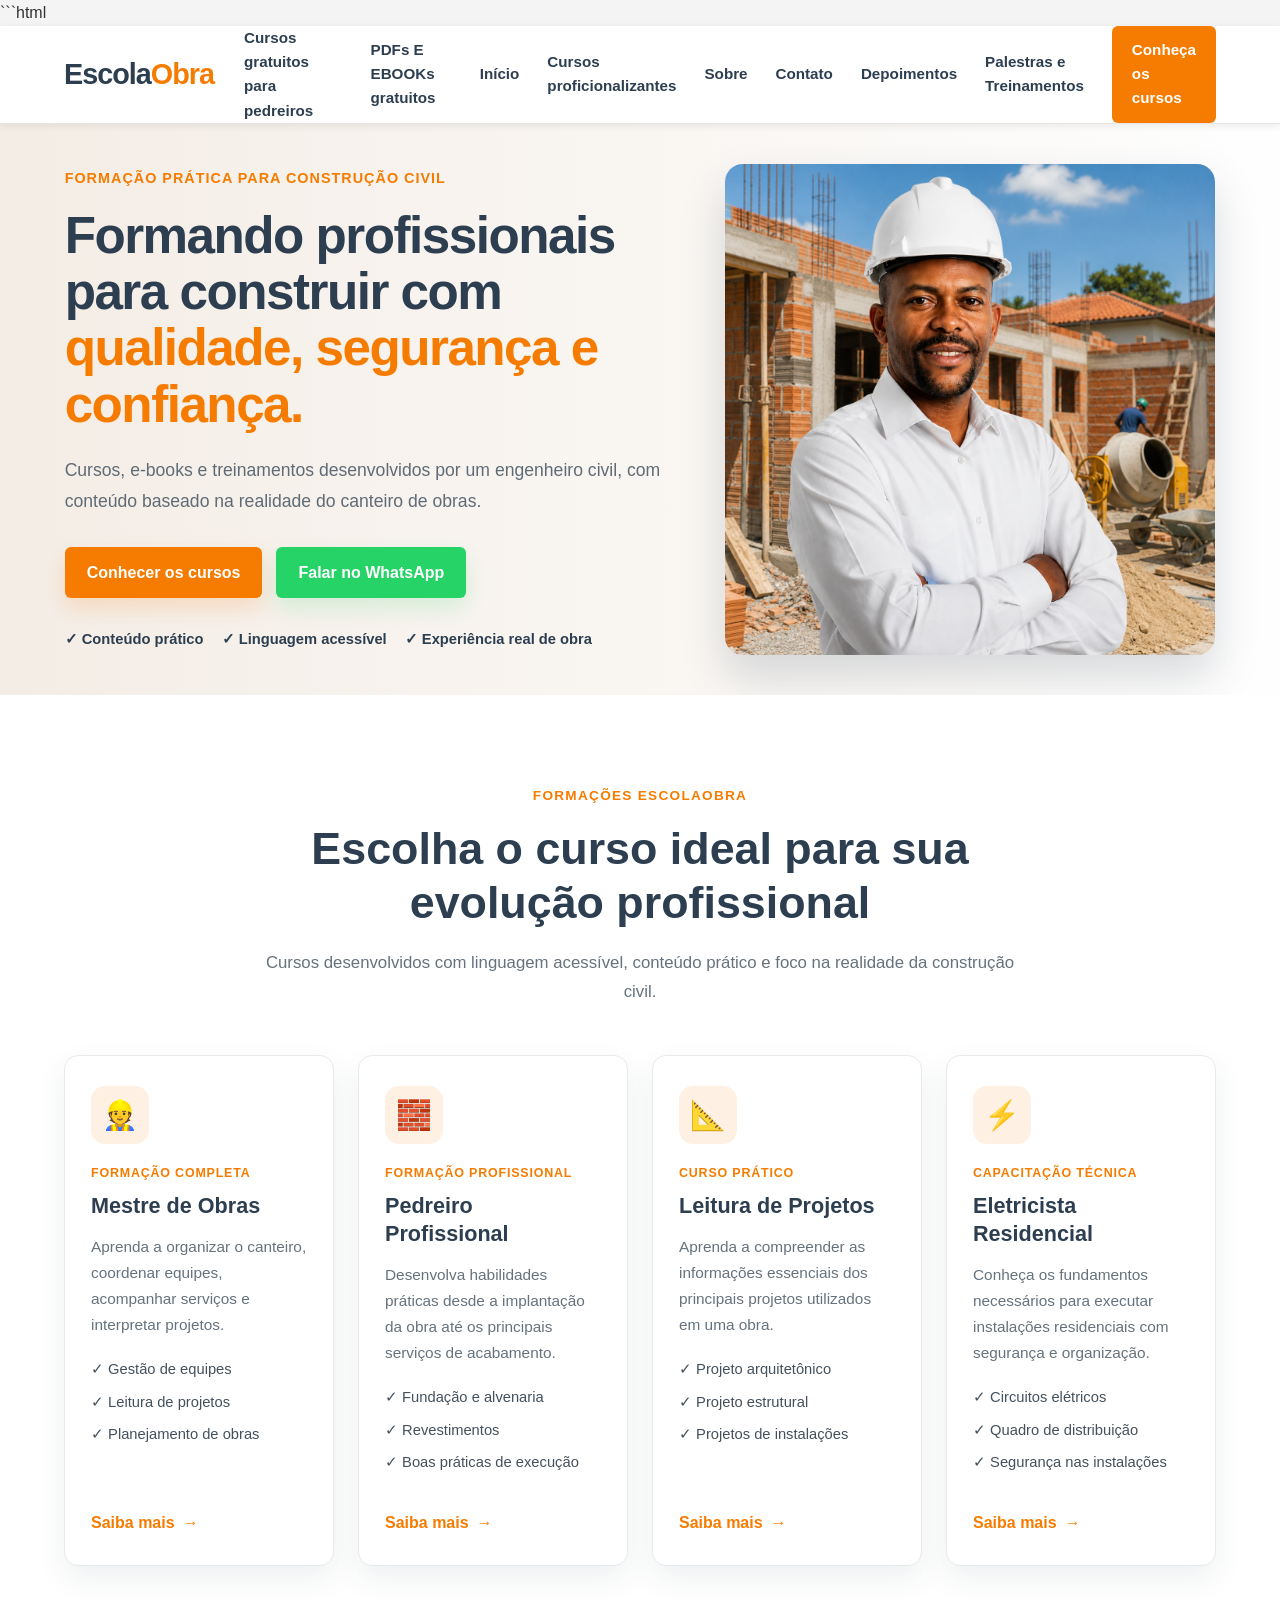
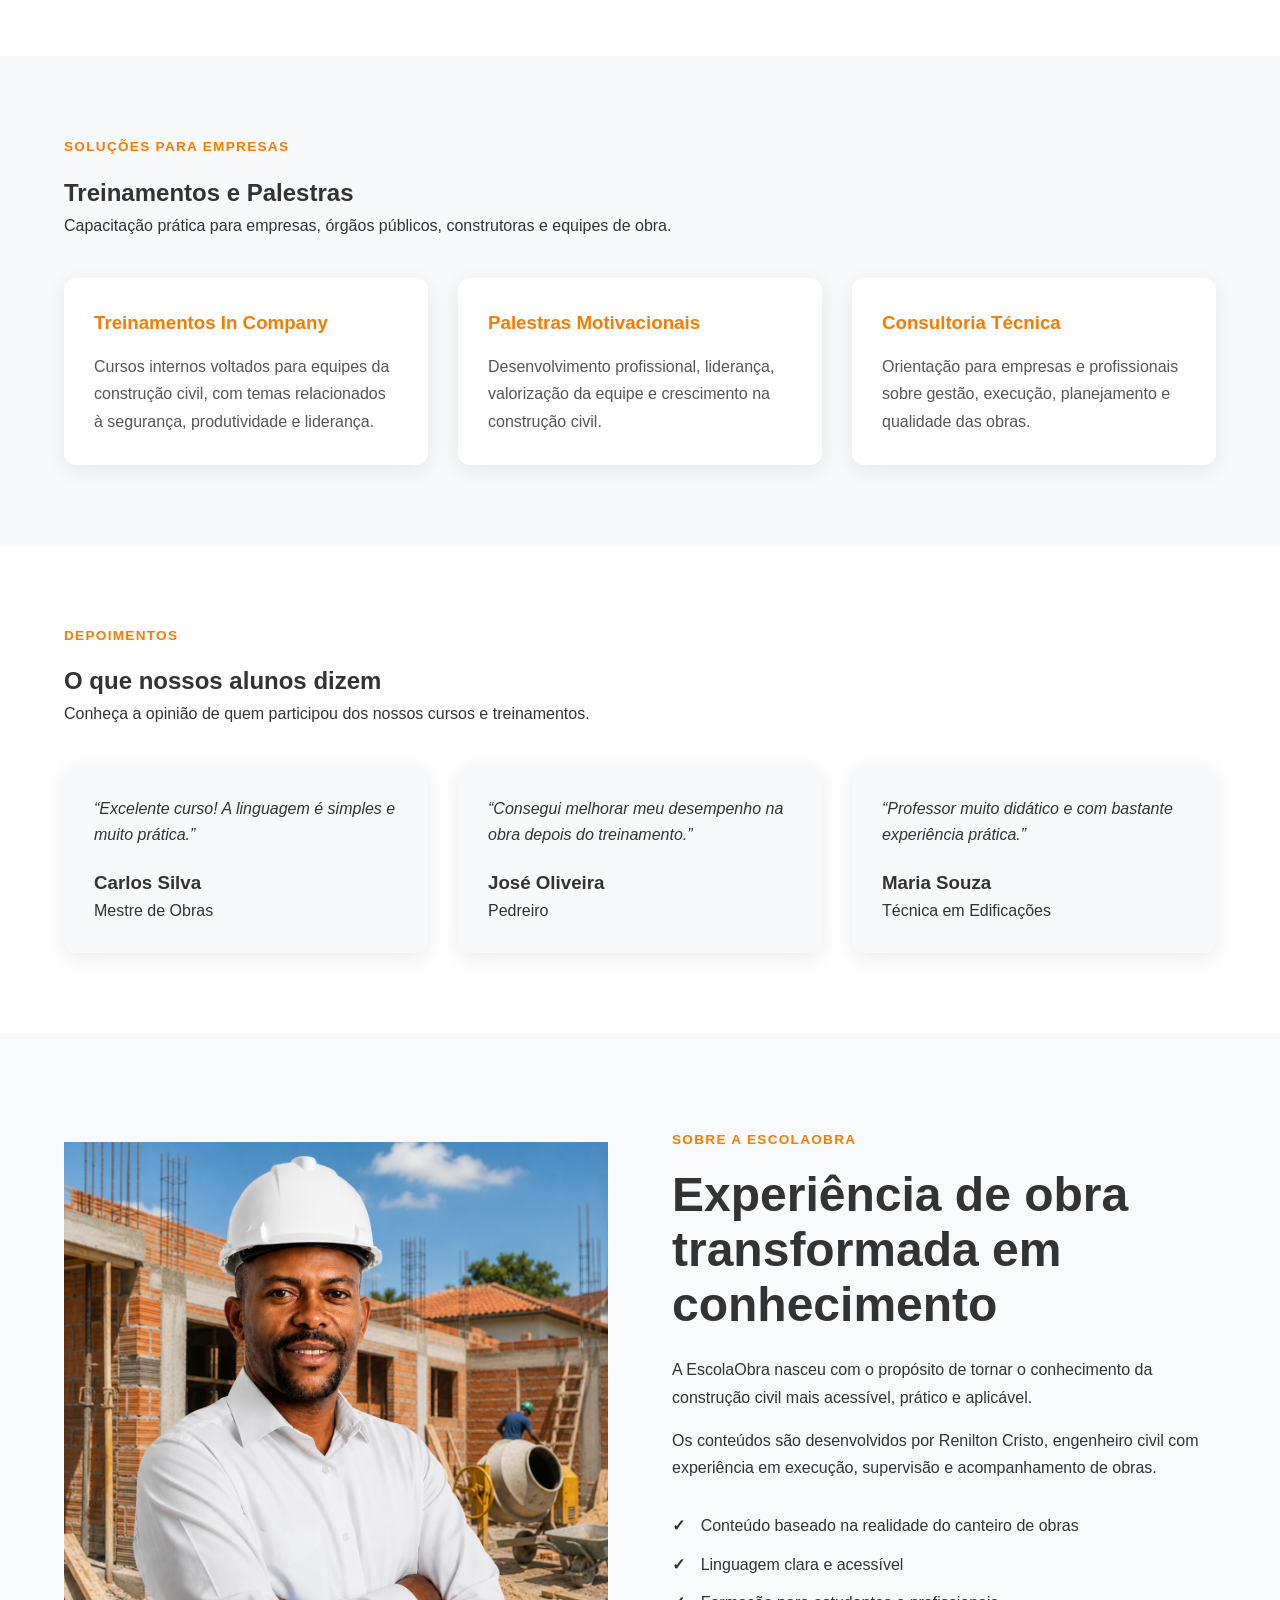
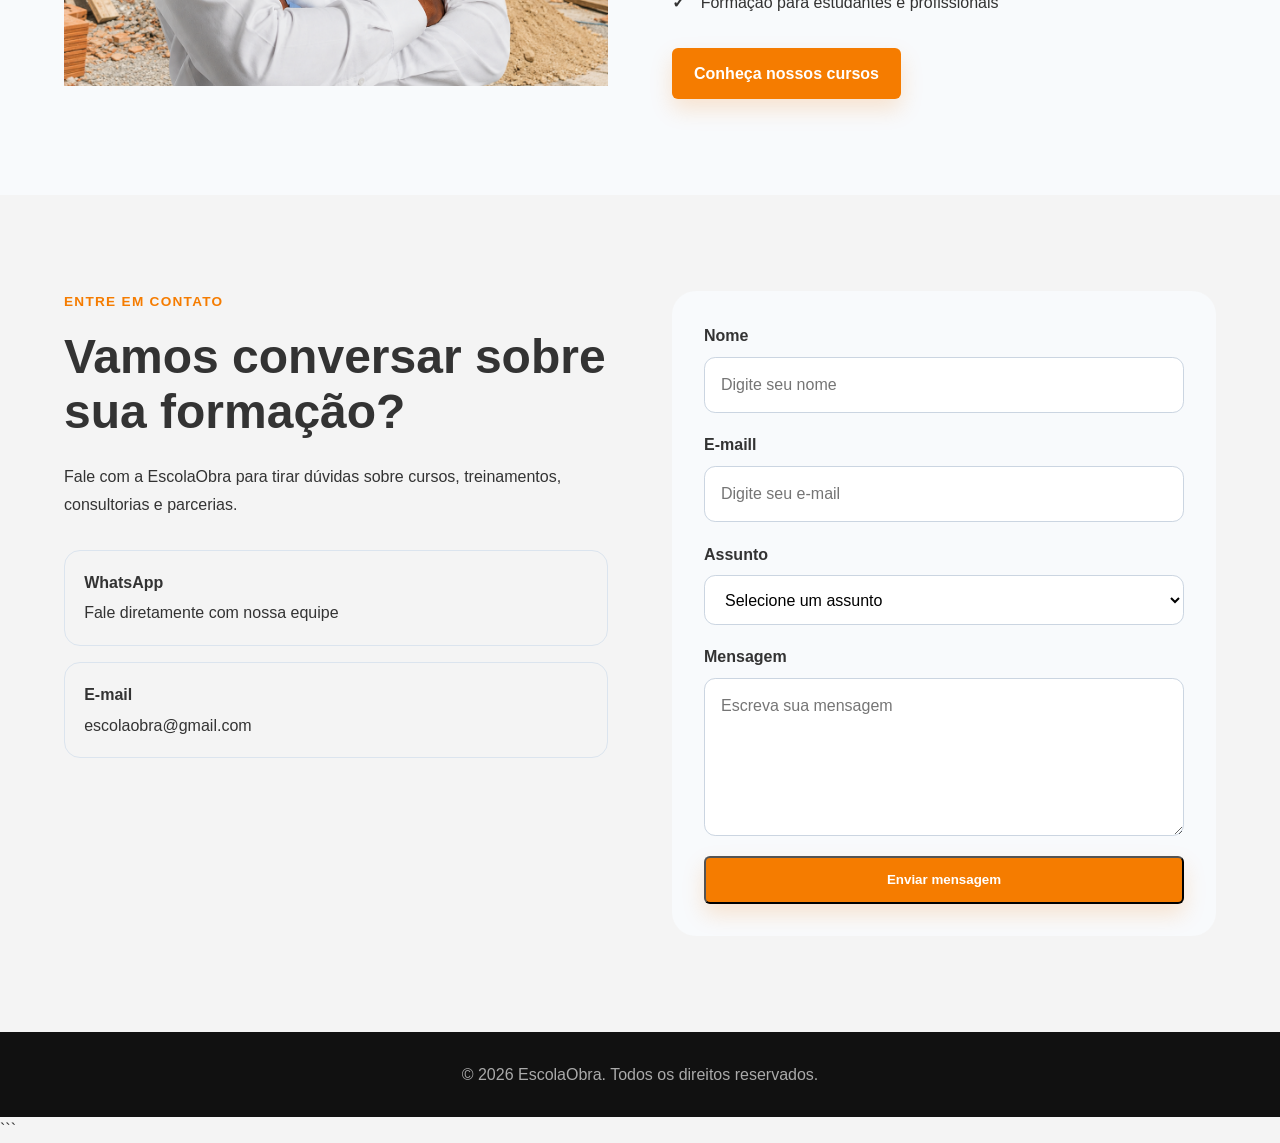
<file: index.html>
```html
<!DOCTYPE html>
<html lang="pt-BR">

<head>
    <meta charset="UTF-8">

    <meta
        name="viewport"
        content="width=device-width, initial-scale=1.0"
    >

    <meta
        name="description"
        content="Cursos, treinamentos e consultorias para profissionais da construção civil."
    >

    <title>EscolaObra | Formação para Construção Civil</title>

    <link rel="stylesheet" href="./css/style.css">
</head>

<body>

    <!-- CABEÇALHO -->
    <header class="cabecalho">
        <div class="container cabecalho-conteudo">

            <a
                href="./index.html"
                class="logo"
                aria-label="Página inicial da EscolaObra"
            >
                <span class="logo-escola">Escola</span>
                <span class="logo-obra">Obra</span>
            </a>

            <button
                class="botao-menu"
                id="botaoMenu"
                type="button"
                aria-label="Abrir menu"
                aria-expanded="false"
                aria-controls="menu"
            >
                ☰
            </button>

            <nav
                class="menu"
                id="menu"
                aria-label="Menu principal"
            >
            
                <a href="./curso-gratis.html">Cursos gratuitos para pedreiros</a>
                <a href="./pdfs-gratis.html">PDFs E EBOOKs gratuitos</a>
                <a href="#inicio">Início</a>
                <a href="./cursos.html">Cursos proficionalizantes</a>
                <a href="#sobre">Sobre</a>
                <a href="#contato">Contato</a>
                <a href="#depoimentos">Depoimentos</a>
                <a href="#palestras">Palestras e Treinamentos</a>

                <a
                    href="./cursos.html"
                    class="botao-cursos"
                >   Conheça os cursos
                </a>
            </nav>

        </div>
    </header>

    <!-- CONTEÚDO PRINCIPAL -->
    <main>

        <!-- SEÇÃO PRINCIPAL -->
        <section
            class="hero"
            id="inicio"
        >
            <div class="container hero-conteudo">

                <div class="hero-texto">

                    <span class="hero-etiqueta">
                        Formação prática para construção civil
                    </span>

                    <h1>
                        Formando profissionais para construir com
                        <span>
                            qualidade, segurança e confiança.
                        </span>
                    </h1>

                    <p>
                        Cursos, e-books e treinamentos desenvolvidos
                        por um engenheiro civil, com conteúdo baseado
                        na realidade do canteiro de obras.
                    </p>

                    <div class="hero-botoes">

                        <a
                            href="./cursos.html"
                            class="botao botao-principal"
                        >
                            Conhecer os cursos
                        </a>

                        <a
                            href="https://wa.me/5563999570763"
                            class="botao botao-whatsapp"
                            target="_blank"
                            rel="noopener noreferrer"
                        >
                            Falar no WhatsApp
                        </a>

                    </div>

                    <div class="hero-destaques">
                        <span>✓ Conteúdo prático</span>
                        <span>✓ Linguagem acessível</span>
                        <span>✓ Experiência real de obra</span>
                    </div>

                </div>

                <div class="hero-imagem">
                    <img
                        src="./img/escolaobra.Jpg"
                        alt="Renilton Cristo, engenheiro civil e fundador da EscolaObra"
                        class="foto-hero"
                    >
                </div>

            </div>
        </section>

        <!-- CURSOS -->
        <section
            class="cursos"
            id="cursos"
        >
            <div class="container">

                <div class="secao-cabecalho">

                    <span class="secao-etiqueta">
                        Formações EscolaObra
                    </span>

                    <h2>
                        Escolha o curso ideal para sua evolução profissional
                    </h2>

                    <p>
                        Cursos desenvolvidos com linguagem acessível,
                        conteúdo prático e foco na realidade da
                        construção civil.
                    </p>

                </div>

                <div class="grade-cursos">

                    <!-- CURSO 1 -->
                    <article class="cartao-curso">

                        <div
                            class="curso-icone"
                            aria-hidden="true"
                        >
                            👷
                        </div>

                        <span class="curso-categoria">
                            Formação completa
                        </span>

                        <h3>Mestre de Obras</h3>

                        <p>
                            Aprenda a organizar o canteiro,
                            coordenar equipes, acompanhar serviços
                            e interpretar projetos.
                        </p>

                        <ul class="curso-topicos">
                            <li>✓ Gestão de equipes</li>
                            <li>✓ Leitura de projetos</li>
                            <li>✓ Planejamento de obras</li>
                        </ul>

                        <a
                            href="#contato"
                            class="curso-link"
                        >
                            Saiba mais
                            <span aria-hidden="true">→</span>
                        </a>

                    </article>

                    <!-- CURSO 2 -->
                    <article class="cartao-curso">

                        <div
                            class="curso-icone"
                            aria-hidden="true"
                        >
                            🧱
                        </div>

                        <span class="curso-categoria">
                            Formação profissional
                        </span>

                        <h3>Pedreiro Profissional</h3>

                        <p>
                            Desenvolva habilidades práticas desde
                            a implantação da obra até os principais
                            serviços de acabamento.
                        </p>

                        <ul class="curso-topicos">
                            <li>✓ Fundação e alvenaria</li>
                            <li>✓ Revestimentos</li>
                            <li>✓ Boas práticas de execução</li>
                        </ul>

                        <a
                            href="#contato"
                            class="curso-link"
                        >
                            Saiba mais
                            <span aria-hidden="true">→</span>
                        </a>

                    </article>

                    <!-- CURSO 3 -->
                    <article class="cartao-curso">

                        <div
                            class="curso-icone"
                            aria-hidden="true"
                        >
                            📐
                        </div>

                        <span class="curso-categoria">
                            Curso prático
                        </span>

                        <h3>Leitura de Projetos</h3>

                        <p>
                            Aprenda a compreender as informações
                            essenciais dos principais projetos
                            utilizados em uma obra.
                        </p>

                        <ul class="curso-topicos">
                            <li>✓ Projeto arquitetônico</li>
                            <li>✓ Projeto estrutural</li>
                            <li>✓ Projetos de instalações</li>
                        </ul>

                        <a
                            href="#contato"
                            class="curso-link"
                        >
                            Saiba mais
                            <span aria-hidden="true">→</span>
                        </a>

                    </article>

                    <!-- CURSO 4 -->
                    <article class="cartao-curso">

                        <div
                            class="curso-icone"
                            aria-hidden="true"
                        >
                            ⚡
                        </div>

                        <span class="curso-categoria">
                            Capacitação técnica
                        </span>

                        <h3>Eletricista Residencial</h3>

                        <p>
                            Conheça os fundamentos necessários
                            para executar instalações residenciais
                            com segurança e organização.
                        </p>

                        <ul class="curso-topicos">
                            <li>✓ Circuitos elétricos</li>
                            <li>✓ Quadro de distribuição</li>
                            <li>✓ Segurança nas instalações</li>
                        </ul>

                        <a
                            href="#contato"
                            class="curso-link"
                        >
                            Saiba mais
                            <span aria-hidden="true">→</span>
                        </a>

                    </article>

                </div>

            </div>
        </section>

        <!-- PALESTRAS E TREINAMENTOS -->
        <section
            class="palestras"
            id="palestras"
        >
            <div class="container">

                <div class="titulo-secao">

                    <span class="secao-etiqueta">
                        Soluções para empresas
                    </span>

                    <h2>Treinamentos e Palestras</h2>

                    <p>
                        Capacitação prática para empresas, órgãos públicos,
                        construtoras e equipes de obra.
                    </p>

                </div>

                <div class="cards-palestras">

                    <article class="card-palestra">

                        <h3>Treinamentos In Company</h3>

                        <p>
                            Cursos internos voltados para equipes da construção
                            civil, com temas relacionados à segurança,
                            produtividade e liderança.
                        </p>

                    </article>

                    <article class="card-palestra">

                        <h3>Palestras Motivacionais</h3>

                        <p>
                            Desenvolvimento profissional, liderança,
                            valorização da equipe e crescimento
                            na construção civil.
                        </p>

                    </article>

                    <article class="card-palestra">

                        <h3>Consultoria Técnica</h3>

                        <p>
                            Orientação para empresas e profissionais
                            sobre gestão, execução, planejamento
                            e qualidade das obras.
                        </p>

                    </article>

                </div>

            </div>
        </section>

        <!-- DEPOIMENTOS -->
        <section
            class="depoimentos"
            id="depoimentos"
        >
            <div class="container">

                <div class="titulo-secao">

                    <span class="secao-etiqueta">
                        Depoimentos
                    </span>

                    <h2>O que nossos alunos dizem</h2>

                    <p>
                        Conheça a opinião de quem participou
                        dos nossos cursos e treinamentos.
                    </p>

                </div>

                <div class="cards-depoimentos">

                    <article class="card-depoimento">

                        <p class="texto">
                            “Excelente curso! A linguagem é simples
                            e muito prática.”
                        </p>

                        <h3>Carlos Silva</h3>

                        <span>Mestre de Obras</span>

                    </article>

                    <article class="card-depoimento">

                        <p class="texto">
                            “Consegui melhorar meu desempenho na obra
                            depois do treinamento.”
                        </p>

                        <h3>José Oliveira</h3>

                        <span>Pedreiro</span>

                    </article>

                    <article class="card-depoimento">

                        <p class="texto">
                            “Professor muito didático e com bastante
                            experiência prática.”
                        </p>

                        <h3>Maria Souza</h3>

                        <span>Técnica em Edificações</span>

                    </article>

                </div>

            </div>
        </section>

        <!-- SOBRE A ESCOLAOBRA -->
        <section
            class="sobre"
            id="sobre"
        >
            <div class="container sobre-conteudo">

                <div class="sobre-imagem">

                    <img
                        src="./img/escolaobra.Jpg"
                        alt="Renilton Cristo durante uma atividade profissional da EscolaObra"
                        class="foto-hero"
                        loading="lazy"
                    >

                </div>

                <div class="sobre-texto">

                    <span class="secao-etiqueta">
                        Sobre a EscolaObra
                    </span>

                    <h2>
                        Experiência de obra transformada em conhecimento
                    </h2>

                    <p>
                        A EscolaObra nasceu com o propósito de tornar
                        o conhecimento da construção civil mais acessível,
                        prático e aplicável.
                    </p>

                    <p>
                        Os conteúdos são desenvolvidos por Renilton Cristo,
                        engenheiro civil com experiência em execução,
                        supervisão e acompanhamento de obras.
                    </p>

                    <ul class="sobre-destaques">
                        <li>
                            Conteúdo baseado na realidade do canteiro de obras
                        </li>

                        <li>
                            Linguagem clara e acessível
                        </li>

                        <li>
                            Formação para estudantes e profissionais
                        </li>
                    </ul>

                    <a
                        href="./cursos.html"
                        class="botao botao-principal"
                    >
                        Conheça nossos cursos
                    </a>

                </div>

            </div>
        </section>

        <!-- CONTATO -->
        <section
            class="contato"
            id="contato"
        >
            <div class="container contato-conteudo">

                <div class="contato-informacoes">

                    <span class="secao-etiqueta">
                        Entre em contato
                    </span>

                    <h2>
                        Vamos conversar sobre sua formação?
                    </h2>

                    <p>
                        Fale com a EscolaObra para tirar dúvidas sobre
                        cursos, treinamentos, consultorias e parcerias.
                    </p>

                    <div class="contato-canais">

                        <a
                            href="https://wa.me/5563999570763"
                            class="contato-canal"
                            target="_blank"
                            rel="noopener noreferrer"
                        >
                            <span class="contato-canal-titulo">
                                WhatsApp
                            </span>

                            <span>
                                Fale diretamente com nossa equipe
                            </span>
                        </a>

                        <a
                            href="mailto:escolaobra@gmail.com"
                            class="contato-canal"
                        >
                            <span class="contato-canal-titulo">
                                E-mail
                            </span>

                            <span>
                                escolaobra@gmail.com
                            </span>
                        </a>

                    </div>

                </div>

                <form
                    class="formulario-contato"
                    id="formularioContato"
                >

                    <div class="campo-formulario">

                        <label for="nome">
                            Nome
                        </label>

                        <input
                            type="text"
                            id="nome"
                            name="nome"
                            placeholder="Digite seu nome"
                            autocomplete="name"
                            required
                        >

                    </div>

                    <div class="campo-formulario">

                        <label for="email">
                            E-maill
                        </label>

                        <input
                            type="email"
                            id="email"
                            name="email"
                            placeholder="Digite seu e-mail"
                            autocomplete="email"
                            required
                        >

                    </div>

                    <div class="campo-formulario">

                        <label for="assunto">
                            Assunto
                        </label>

                        <select
                            id="assunto"
                            name="assunto"
                            required
                        >
                            <option value="">
                                Selecione um assunto
                            </option>

                            <option value="curso">
                                Informações sobre cursos
                            </option>

                            <option value="treinamento">
                                Palestras e treinamentos
                            </option>

                            <option value="consultoria">
                                Consultoria de obra
                            </option>

                            <option value="parceria">
                                Parcerias
                            </option>

                            <option value="outro">
                                Outro assunto
                            </option>
                        </select>

                    </div>

                    <div class="campo-formulario">

                        <label for="mensagem">
                            Mensagem
                        </label>

                        <textarea
                            id="mensagem"
                            name="mensagem"
                            rows="5"
                            placeholder="Escreva sua mensagem"
                            required
                        ></textarea>

                    </div>

                    <button
                        type="submit"
                        class="botao botao-principal"
                    >
                        Enviar mensagem
                    </button>

                </form>

            </div>
        </section>

    </main>

    <!-- RODAPÉ -->
    <footer class="rodape">
        <div class="container">

            <p>
                © <span id="anoAtual"></span> EscolaObra.
                Todos os direitos reservados.
            </p>

        </div>
    </footer>

    <!-- JAVASCRIPT -->
    <script>
        const botaoMenu = document.getElementById("botaoMenu");
        const menu = document.getElementById("menu");
        const anoAtual = document.getElementById("anoAtual");
        const formularioContato =
            document.getElementById("formularioContato");

        if (anoAtual) {
            anoAtual.textContent = new Date().getFullYear();
        }

        if (botaoMenu && menu) {
            botaoMenu.addEventListener("click", function () {
                const menuEstaAberto =
                    menu.classList.toggle("menu-aberto");

                botaoMenu.setAttribute(
                    "aria-expanded",
                    String(menuEstaAberto)
                );

                botaoMenu.setAttribute(
                    "aria-label",
                    menuEstaAberto
                        ? "Fechar menu"
                        : "Abrir menu"
                );

                botaoMenu.textContent =
                    menuEstaAberto ? "✕" : "☰";
            });

            menu.querySelectorAll("a").forEach(function (link) {
                link.addEventListener("click", function () {
                    menu.classList.remove("menu-aberto");

                    botaoMenu.setAttribute(
                        "aria-expanded",
                        "false"
                    );

                    botaoMenu.setAttribute(
                        "aria-label",
                        "Abrir menu"
                    );

                    botaoMenu.textContent = "☰";
                });
            });
        }

        if (formularioContato) {
            formularioContato.addEventListener(
                "submit",
                function (evento) {
                    evento.preventDefault();

                    const nome =
                        document.getElementById("nome").value.trim();

                    const email =
                        document.getElementById("email").value.trim();

                    const assunto =
                        document.getElementById("assunto").value;

                    const mensagem =
                        document.getElementById("mensagem").value.trim();

                    const textoWhatsApp =
                        "Olá, EscolaObra!" +
                        "\n\nNome: " + nome +
                        "\nE-mail: " + email +
                        "\nAssunto: " + assunto +
                        "\n\nMensagem: " + mensagem;

                    const enderecoWhatsApp =
                        "https://wa.me/5563999570763?text=" +
                        encodeURIComponent(textoWhatsApp);

                    window.open(
                        enderecoWhatsApp,
                        "_blank",
                        "noopener,noreferrer"
                    );
                }
            );
        }
    </script>

</body>

</html>
```
</file>
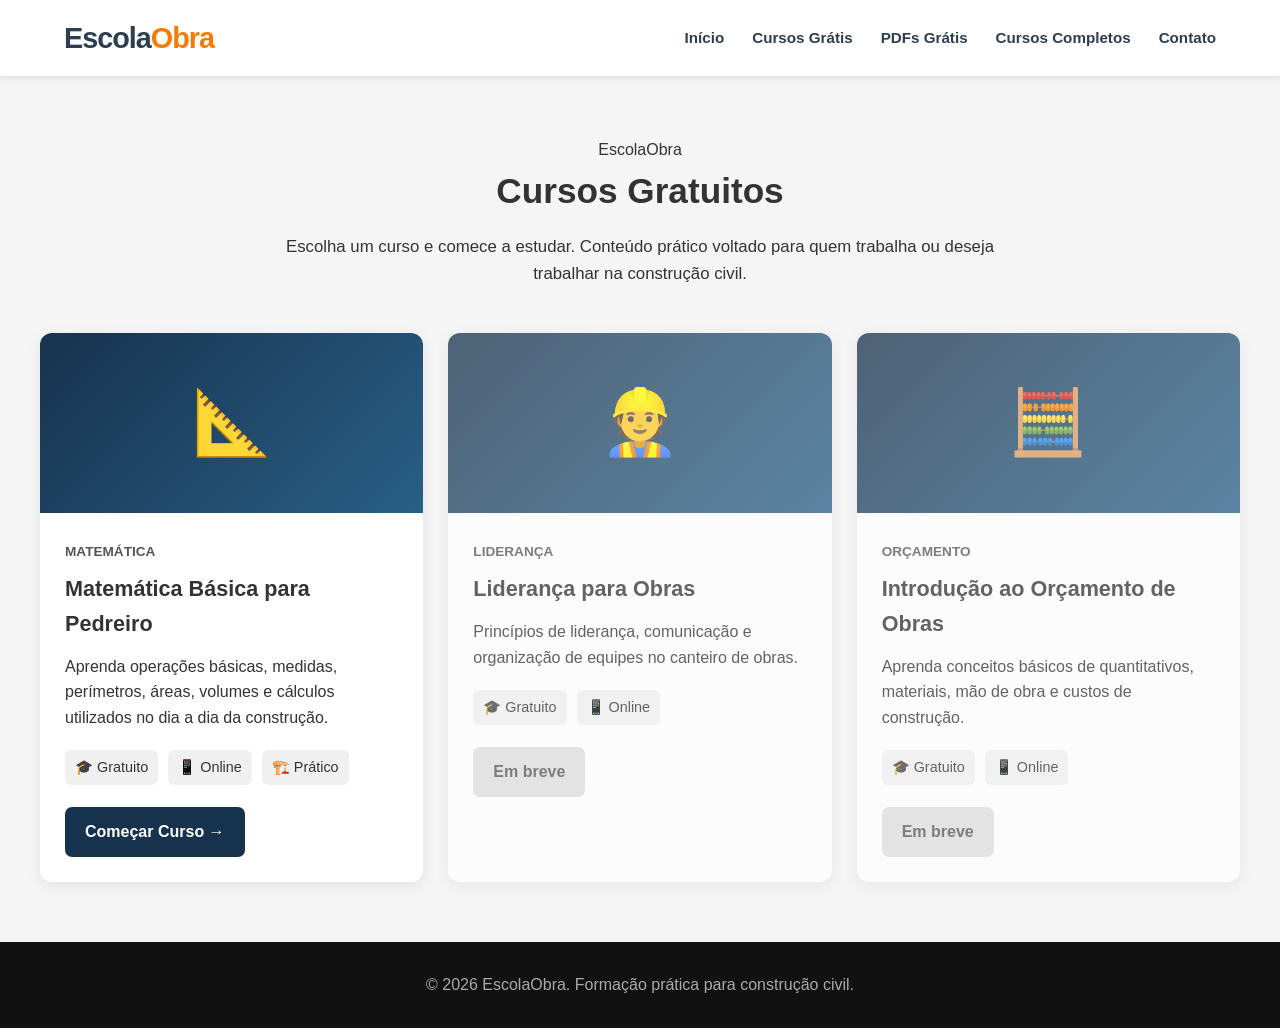
<file: curso-gratis.html>
<!DOCTYPE html>
<html lang="pt-BR">

<head>
    <meta charset="UTF-8">

    <meta name="viewport"
          content="width=device-width, initial-scale=1.0">

    <meta name="description"
          content="Cursos gratuitos de construção civil da EscolaObra.">

    <title>Cursos Gratuitos | EscolaObra</title>

    <!-- CSS principal da EscolaObra -->
    <link rel="stylesheet" href="./css/style.css">

    <style>

        /* =========================
           PÁGINA CURSOS GRATUITOS
        ========================== */

        .pagina-cursos-gratis {
            padding: 60px 20px;
            background: #f5f5f5;
            min-height: 70vh;
        }

        .titulo-cursos-gratis {
            text-align: center;
            max-width: 750px;
            margin: 0 auto 45px;
        }

        .titulo-cursos-gratis h1 {
            margin-bottom: 15px;
            font-size: 2.2rem;
        }

        .titulo-cursos-gratis p {
            font-size: 1.05rem;
            line-height: 1.6;
        }

        .grade-cursos-gratis {
            max-width: 1200px;
            margin: 0 auto;

            display: grid;

            grid-template-columns:
                repeat(auto-fit, minmax(270px, 1fr));

            gap: 25px;
        }

        .cartao-curso-gratis {
            background: white;
            border-radius: 12px;
            overflow: hidden;

            box-shadow:
                0 4px 15px rgba(0, 0, 0, 0.08);

            transition:
                transform 0.3s ease,
                box-shadow 0.3s ease;
        }

        .cartao-curso-gratis:hover {
            transform: translateY(-5px);

            box-shadow:
                0 8px 25px rgba(0, 0, 0, 0.13);
        }

        .capa-curso-gratis {
            min-height: 180px;

            display: flex;
            align-items: center;
            justify-content: center;

            background:
                linear-gradient(
                    135deg,
                    #17324d,
                    #285f87
                );

            color: white;
        }

        .icone-curso {
            font-size: 4rem;
        }

        .conteudo-curso-gratis {
            padding: 25px;
        }

        .categoria-curso {
            display: inline-block;

            margin-bottom: 10px;

            font-size: 0.85rem;
            font-weight: bold;

            color: #555;
        }

        .conteudo-curso-gratis h2 {
            font-size: 1.35rem;
            margin-bottom: 12px;
        }

        .conteudo-curso-gratis p {
            line-height: 1.6;
            margin-bottom: 20px;
        }

        .informacoes-curso {
            display: flex;
            flex-wrap: wrap;
            gap: 10px;

            margin-bottom: 22px;

            font-size: 0.9rem;
        }

        .informacoes-curso span {
            background: #f0f0f0;

            padding: 6px 10px;

            border-radius: 6px;
        }

        .botao-acessar-curso {
            display: inline-block;

            padding: 12px 20px;

            border-radius: 7px;

            text-decoration: none;

            font-weight: bold;

            background: #17324d;
            color: white;

            transition: 0.3s;
        }

        .botao-acessar-curso:hover {
            opacity: 0.9;
        }

        .curso-em-breve {
            opacity: 0.75;
        }

        .botao-em-breve {
            display: inline-block;

            padding: 12px 20px;

            border-radius: 7px;

            background: #ddd;

            color: #555;

            font-weight: bold;
        }

    </style>

</head>


<body>

<!-- =========================
     CABEÇALHO
========================== -->

<header class="cabecalho">

    <div class="container cabecalho-conteudo">

        <a href="./index.html"
           class="logo"
           aria-label="Página inicial da EscolaObra">

            <span class="logo-escola">
                Escola
            </span>

            <span class="logo-obra">
                Obra
            </span>

        </a>


        <nav class="menu">

            <a href="./index.html">
                Início
            </a>

            <a href="./cursos-gratis.html"
               class="ativo">
                Cursos Grátis
            </a>

            <a href="./pdfs-gratis.html">
                PDFs Grátis
            </a>

            <a href="./cursos.html">
                Cursos Completos
            </a>

            <a href="./index.html#contato">
                Contato
            </a>

        </nav>

    </div>

</header>


<!-- =========================
     CONTEÚDO PRINCIPAL
========================== -->

<main>

    <section class="pagina-cursos-gratis">

        <div class="titulo-cursos-gratis">

            <span class="etiqueta">
                EscolaObra
            </span>

            <h1>
                Cursos Gratuitos
            </h1>

            <p>
                Escolha um curso e comece a estudar.
                Conteúdo prático voltado para quem
                trabalha ou deseja trabalhar na
                construção civil.
            </p>

        </div>


        <div class="grade-cursos-gratis">


            <!-- =========================
                 CURSO DE MATEMÁTICA
            ========================== -->

            <article class="cartao-curso-gratis">

                <div class="capa-curso-gratis">

                    <span class="icone-curso">
                        📐
                    </span>

                </div>


                <div class="conteudo-curso-gratis">

                    <span class="categoria-curso">
                        MATEMÁTICA
                    </span>

                    <h2>
                        Matemática Básica para Pedreiro
                    </h2>

                    <p>
                        Aprenda operações básicas,
                        medidas, perímetros, áreas,
                        volumes e cálculos utilizados
                        no dia a dia da construção.
                    </p>


                    <div class="informacoes-curso">

                        <span>
                            🎓 Gratuito
                        </span>

                        <span>
                            📱 Online
                        </span>

                        <span>
                            🏗️ Prático
                        </span>

                    </div>


                    <!--
                        ESTE LINK ENTRA NA PASTA
                        DO CURSO DE MATEMÁTICA
                    -->

                    <a
                        href="./ar-curso-gratis/matematica.html"
                        class="botao-acessar-curso">

                        Começar Curso →

                    </a>

                </div>

            </article>


            <!-- =========================
                 LIDERANÇA PARA OBRAS
                 FUTURO CURSO
            ========================== -->

            <article class="cartao-curso-gratis curso-em-breve">

                <div class="capa-curso-gratis">

                    <span class="icone-curso">
                        👷
                    </span>

                </div>


                <div class="conteudo-curso-gratis">

                    <span class="categoria-curso">
                        LIDERANÇA
                    </span>

                    <h2>
                        Liderança para Obras
                    </h2>

                    <p>
                        Princípios de liderança,
                        comunicação e organização
                        de equipes no canteiro de obras.
                    </p>


                    <div class="informacoes-curso">

                        <span>
                            🎓 Gratuito
                        </span>

                        <span>
                            📱 Online
                        </span>

                    </div>


                    <span class="botao-em-breve">
                        Em breve
                    </span>

                </div>

            </article>


            <!-- =========================
                 ORÇAMENTO DE OBRAS
                 FUTURO CURSO
            ========================== -->

            <article class="cartao-curso-gratis curso-em-breve">

                <div class="capa-curso-gratis">

                    <span class="icone-curso">
                        🧮
                    </span>

                </div>


                <div class="conteudo-curso-gratis">

                    <span class="categoria-curso">
                        ORÇAMENTO
                    </span>

                    <h2>
                        Introdução ao Orçamento de Obras
                    </h2>

                    <p>
                        Aprenda conceitos básicos
                        de quantitativos, materiais,
                        mão de obra e custos de construção.
                    </p>


                    <div class="informacoes-curso">

                        <span>
                            🎓 Gratuito
                        </span>

                        <span>
                            📱 Online
                        </span>

                    </div>


                    <span class="botao-em-breve">
                        Em breve
                    </span>

                </div>

            </article>


        </div>

    </section>

</main>


<!-- =========================
     RODAPÉ
========================== -->

<footer class="rodape">

    <div class="container">

        <p>
            © 2026 EscolaObra.
            Formação prática para construção civil.
        </p>

    </div>

</footer>


</body>

</html>
</file>
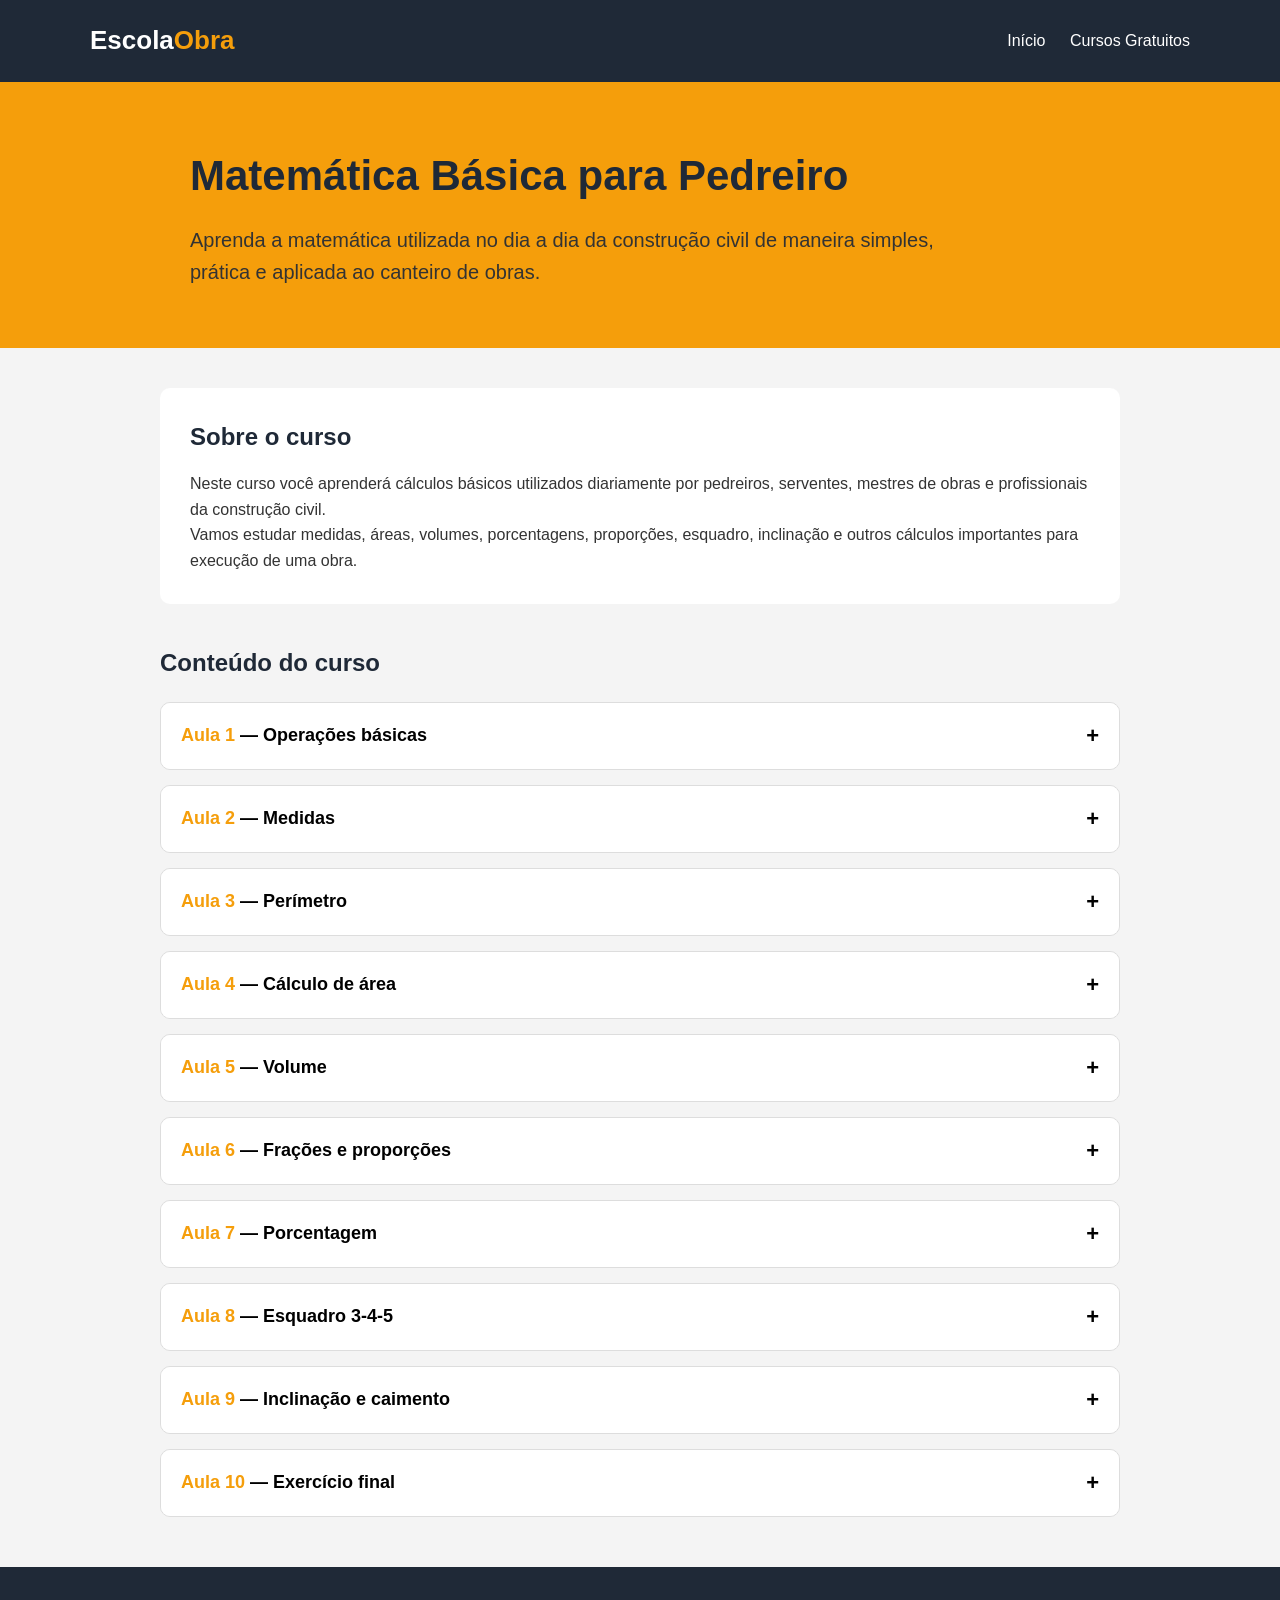
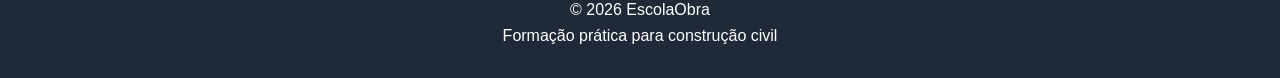
<file: ar-curso-gratis/matematica-basica1.html>
<!DOCTYPE html>
<html lang="pt-BR">

<head>
    <meta charset="UTF-8">

    <meta name="viewport"
          content="width=device-width, initial-scale=1.0">

    <title>Matemática para Pedreiro | EscolaObra</title>

    <style>

        * {
            margin: 0;
            padding: 0;
            box-sizing: border-box;
        }

        body {
            font-family: Arial, Helvetica, sans-serif;
            background-color: #f4f4f4;
            color: #333;
            line-height: 1.6;
        }

        /* =========================
           CABEÇALHO
        ========================== */

        header {
            background-color: #1f2937;
            color: white;
            padding: 20px;
        }

        .cabecalho {
            max-width: 1100px;
            margin: auto;

            display: flex;
            justify-content: space-between;
            align-items: center;
            gap: 20px;
        }

        .logo {
            font-size: 26px;
            font-weight: bold;
        }

        .logo span {
            color: #f59e0b;
        }

        nav a {
            color: white;
            text-decoration: none;
            margin-left: 20px;
        }

        nav a:hover {
            color: #f59e0b;
        }

        /* =========================
           APRESENTAÇÃO
        ========================== */

        .hero {
            background-color: #f59e0b;
            padding: 60px 20px;
        }

        .hero-conteudo {
            max-width: 900px;
            margin: auto;
        }

        .hero h1 {
            font-size: 42px;
            margin-bottom: 15px;
            color: #1f2937;
        }

        .hero p {
            font-size: 20px;
            max-width: 750px;
        }

        /* =========================
           CONTAINER PRINCIPAL
        ========================== */

        .container {
            max-width: 1000px;
            margin: 40px auto;
            padding: 0 20px;
        }

        .introducao {
            background-color: white;
            padding: 30px;
            border-radius: 10px;
            margin-bottom: 30px;
        }

        .introducao h2 {
            margin-bottom: 15px;
            color: #1f2937;
        }

        /* =========================
           AULAS
        ========================== */

        .titulo-modulo {
            margin: 40px 0 20px;
            color: #1f2937;
        }

        .aula {
            background-color: white;
            margin-bottom: 15px;
            border-radius: 10px;
            overflow: hidden;
            border: 1px solid #ddd;
        }

        .botao-aula {
            width: 100%;
            padding: 20px;

            border: none;
            background-color: white;

            display: flex;
            justify-content: space-between;
            align-items: center;

            cursor: pointer;

            font-size: 18px;
            font-weight: bold;
            text-align: left;
        }

        .botao-aula:hover {
            background-color: #fff7e6;
        }

        .numero-aula {
            color: #f59e0b;
        }

        .seta {
            font-size: 22px;
        }

        .conteudo-aula {
            display: none;
            padding: 25px;
            border-top: 1px solid #ddd;
        }

        .conteudo-aula.ativa {
            display: block;
        }

        .conteudo-aula h3 {
            margin-top: 20px;
            margin-bottom: 10px;
            color: #1f2937;
        }

        .conteudo-aula p {
            margin-bottom: 15px;
        }

        /* =========================
           EXEMPLOS
        ========================== */

        .exemplo {
            background-color: #fff7e6;
            border-left: 5px solid #f59e0b;
            padding: 20px;
            margin: 20px 0;
        }

        .formula {
            background-color: #1f2937;
            color: white;

            padding: 15px;
            margin: 15px 0;

            border-radius: 5px;

            font-size: 18px;
            text-align: center;
        }

        /* =========================
           EXERCÍCIOS
        ========================== */

        .exercicio {
            background-color: #eef6ff;
            padding: 20px;
            border-radius: 8px;
            margin-top: 20px;
        }

        .exercicio h3 {
            margin-top: 0;
        }

        .exercicio input {
            width: 100%;
            max-width: 300px;

            padding: 10px;
            margin-top: 10px;

            border: 1px solid #bbb;
            border-radius: 5px;
        }

        .exercicio button {
            padding: 10px 20px;
            margin-top: 10px;

            border: none;
            border-radius: 5px;

            background-color: #f59e0b;
            color: #1f2937;

            font-weight: bold;
            cursor: pointer;
        }

        .exercicio button:hover {
            opacity: 0.85;
        }

        .resposta {
            margin-top: 10px;
            font-weight: bold;
        }

        /* =========================
           VÍDEO
        ========================== */

        .video {
            position: relative;

            width: 100%;
            padding-bottom: 56.25%;

            height: 0;

            margin: 20px 0;
            overflow: hidden;
        }

        .video iframe {
            position: absolute;

            top: 0;
            left: 0;

            width: 100%;
            height: 100%;

            border: none;
        }

        /* =========================
           RODAPÉ
        ========================== */

        footer {
            background-color: #1f2937;
            color: white;

            text-align: center;

            padding: 30px 20px;
            margin-top: 50px;
        }

        /* =========================
           CELULAR
        ========================== */

        @media (max-width: 700px) {

            .cabecalho {
                flex-direction: column;
                align-items: flex-start;
            }

            nav a {
                margin-left: 0;
                margin-right: 15px;
            }

            .hero h1 {
                font-size: 32px;
            }

            .hero p {
                font-size: 17px;
            }

        }

    </style>

</head>

<body>

<!-- =========================
     CABEÇALHO
========================== -->

<header>

    <div class="cabecalho">

        <div class="logo">
            Escola<span>Obra</span>
        </div>

        <nav>
            <a href="./index.html">Início</a>
            <a href="./cursos-gratis.html">Cursos Gratuitos</a>
        </nav>

    </div>

</header>


<!-- =========================
     APRESENTAÇÃO DO CURSO
========================== -->

<section class="hero">

    <div class="hero-conteudo">

        <h1>Matemática Básica para Pedreiro</h1>

        <p>
            Aprenda a matemática utilizada no dia a dia da construção
            civil de maneira simples, prática e aplicada ao canteiro
            de obras.
        </p>

    </div>

</section>


<main class="container">

    <!-- INTRODUÇÃO -->

    <section class="introducao">

        <h2>Sobre o curso</h2>

        <p>
            Neste curso você aprenderá cálculos básicos utilizados
            diariamente por pedreiros, serventes, mestres de obras
            e profissionais da construção civil.
        </p>

        <p>
            Vamos estudar medidas, áreas, volumes, porcentagens,
            proporções, esquadro, inclinação e outros cálculos
            importantes para execução de uma obra.
        </p>

    </section>


    <h2 class="titulo-modulo">
        Conteúdo do curso
    </h2>


    <!-- =========================
         AULA 1
    ========================== -->

    <section class="aula">

        <button class="botao-aula"
                onclick="abrirAula('aula1', this)">

            <span>
                <span class="numero-aula">Aula 1</span>
                — Operações básicas
            </span>

            <span class="seta">+</span>

        </button>


        <div id="aula1" class="conteudo-aula">

            <h2>Operações básicas</h2>

            <p>
                As quatro operações fundamentais da matemática são:
            </p>

            <p>
                Adição (+)<br>
                Subtração (-)<br>
                Multiplicação (×)<br>
                Divisão (÷)
            </p>


            <h3>Exemplo na construção</h3>

            <div class="exemplo">

                Um pedreiro precisa levantar duas paredes.

                <br><br>

                A primeira possui 25 blocos por fiada.

                <br>

                A segunda possui 30 blocos por fiada.

                <br><br>

                Quantos blocos serão utilizados em uma fiada?

                <div class="formula">
                    25 + 30 = 55 blocos
                </div>

            </div>


            <div class="exercicio">

                <h3>Exercício</h3>

                <p>
                    Uma obra possui 4 paredes e cada parede
                    utilizará 50 blocos.
                </p>

                <p>
                    Quantos blocos serão necessários?
                </p>

                <input
                    type="number"
                    id="resposta1"
                    placeholder="Digite sua resposta">

                <br>

                <button onclick="verificar1()">
                    Verificar resposta
                </button>

                <p id="resultado1" class="resposta"></p>

            </div>

        </div>

    </section>


    <!-- =========================
         AULA 2
    ========================== -->

    <section class="aula">

        <button class="botao-aula"
                onclick="abrirAula('aula2', this)">

            <span>
                <span class="numero-aula">Aula 2</span>
                — Medidas
            </span>

            <span class="seta">+</span>

        </button>


        <div id="aula2" class="conteudo-aula">

            <h2>Medidas utilizadas na obra</h2>

            <p>
                Na construção civil utilizamos principalmente:
            </p>

            <div class="formula">

                1 metro = 100 centímetros

                <br><br>

                1 centímetro = 10 milímetros

                <br><br>

                1 metro = 1000 milímetros

            </div>


            <div class="exemplo">

                Uma parede possui 3,50 metros.

                <br><br>

                Em centímetros:

                <div class="formula">
                    3,50 × 100 = 350 cm
                </div>

            </div>

        </div>

    </section>


    <!-- =========================
         AULA 3
    ========================== -->

    <section class="aula">

        <button class="botao-aula"
                onclick="abrirAula('aula3', this)">

            <span>
                <span class="numero-aula">Aula 3</span>
                — Perímetro
            </span>

            <span class="seta">+</span>

        </button>


        <div id="aula3" class="conteudo-aula">

            <h2>Perímetro</h2>

            <p>
                Perímetro é a soma dos comprimentos
                de todos os lados.
            </p>

            <div class="exemplo">

                Um quarto possui:

                <br><br>

                4 metros de comprimento

                <br>

                3 metros de largura

                <div class="formula">
                    4 + 4 + 3 + 3 = 14 metros
                </div>

                Portanto, o perímetro é:

                <strong>14 metros.</strong>

            </div>

        </div>

    </section>


    <!-- =========================
         AULA 4
    ========================== -->

    <section class="aula">

        <button class="botao-aula"
                onclick="abrirAula('aula4', this)">

            <span>
                <span class="numero-aula">Aula 4</span>
                — Cálculo de área
            </span>

            <span class="seta">+</span>

        </button>


        <div id="aula4" class="conteudo-aula">

            <h2>Cálculo de área</h2>

            <p>
                O cálculo de área é muito utilizado para calcular:
            </p>

            <p>
                pisos, paredes, revestimentos, pintura
                e quantidade de materiais.
            </p>

            <div class="formula">
                Área = comprimento × largura
            </div>


            <div class="exemplo">

                Um piso possui:

                <br><br>

                5 metros de comprimento

                <br>

                4 metros de largura

                <div class="formula">
                    5 × 4 = 20 m²
                </div>

                A área do piso é:

                <strong>20 m².</strong>

            </div>

        </div>

    </section>


    <!-- =========================
         AULA 5
    ========================== -->

    <section class="aula">

        <button class="botao-aula"
                onclick="abrirAula('aula5', this)">

            <span>
                <span class="numero-aula">Aula 5</span>
                — Volume
            </span>

            <span class="seta">+</span>

        </button>


        <div id="aula5" class="conteudo-aula">

            <h2>Cálculo de volume</h2>

            <p>
                O volume é muito importante para calcular
                concreto, escavações e reservatórios.
            </p>

            <div class="formula">
                Volume =
                comprimento × largura × altura
            </div>


            <div class="exemplo">

                Uma laje possui:

                <br><br>

                5 m de comprimento

                <br>

                4 m de largura

                <br>

                0,10 m de espessura

                <div class="formula">
                    5 × 4 × 0,10 = 2 m³
                </div>

                Portanto serão necessários aproximadamente:

                <strong>2 m³ de concreto.</strong>

            </div>

        </div>

    </section>


    <!-- =========================
         AULA 6
    ========================== -->

    <section class="aula">

        <button class="botao-aula"
                onclick="abrirAula('aula6', this)">

            <span>
                <span class="numero-aula">Aula 6</span>
                — Frações e proporções
            </span>

            <span class="seta">+</span>

        </button>


        <div id="aula6" class="conteudo-aula">

            <h2>Proporções na obra</h2>

            <p>
                As proporções são utilizadas principalmente
                na preparação de concretos e argamassas.
            </p>


            <div class="exemplo">

                Exemplo de traço:

                <div class="formula">
                    1 : 2 : 3
                </div>

                Isso pode representar:

                <br><br>

                1 parte de cimento

                <br>

                2 partes de areia

                <br>

                3 partes de brita

            </div>

        </div>

    </section>


    <!-- =========================
         AULA 7
    ========================== -->

    <section class="aula">

        <button class="botao-aula"
                onclick="abrirAula('aula7', this)">

            <span>
                <span class="numero-aula">Aula 7</span>
                — Porcentagem
            </span>

            <span class="seta">+</span>

        </button>


        <div id="aula7" class="conteudo-aula">

            <h2>Porcentagem</h2>

            <p>
                A porcentagem pode ser utilizada para calcular
                perdas e acréscimos de materiais.
            </p>


            <div class="exemplo">

                Precisamos de 1000 blocos.

                <br><br>

                Queremos acrescentar 10% para perdas.

                <div class="formula">
                    1000 × 10 ÷ 100 = 100
                </div>

                Portanto:

                <div class="formula">
                    1000 + 100 = 1100 blocos
                </div>

            </div>

        </div>

    </section>


    <!-- =========================
         AULA 8
    ========================== -->

    <section class="aula">

        <button class="botao-aula"
                onclick="abrirAula('aula8', this)">

            <span>
                <span class="numero-aula">Aula 8</span>
                — Esquadro 3-4-5
            </span>

            <span class="seta">+</span>

        </button>


        <div id="aula8" class="conteudo-aula">

            <h2>Esquadro utilizando 3-4-5</h2>

            <p>
                Uma das técnicas mais conhecidas no canteiro
                para verificar um ângulo de 90° utiliza
                o triângulo 3-4-5.
            </p>


            <div class="formula">

                3² + 4² = 5²

                <br><br>

                9 + 16 = 25

            </div>


            <div class="exemplo">

                Podemos marcar:

                <br><br>

                3 metros em um lado

                <br>

                4 metros no outro lado

                <br>

                e conferir a diagonal.

                <br><br>

                A diagonal deverá medir:

                <strong>5 metros.</strong>

            </div>

        </div>

    </section>


    <!-- =========================
         AULA 9
    ========================== -->

    <section class="aula">

        <button class="botao-aula"
                onclick="abrirAula('aula9', this)">

            <span>
                <span class="numero-aula">Aula 9</span>
                — Inclinação e caimento
            </span>

            <span class="seta">+</span>

        </button>


        <div id="aula9" class="conteudo-aula">

            <h2>Inclinação e caimento</h2>

            <p>
                O cálculo de inclinação é utilizado em pisos,
                telhados e tubulações.
            </p>


            <div class="formula">
                Inclinação (%) =
                desnível ÷ comprimento × 100
            </div>


            <div class="exemplo">

                Um piso possui 5 metros de comprimento
                e precisa de 1% de caimento.

                <div class="formula">
                    5 × 0,01 = 0,05 m
                </div>

                Como:

                <div class="formula">
                    0,05 m = 5 cm
                </div>

                O desnível deverá ser de:

                <strong>5 centímetros.</strong>

            </div>

        </div>

    </section>


    <!-- =========================
         AULA 10
    ========================== -->

    <section class="aula">

        <button class="botao-aula"
                onclick="abrirAula('aula10', this)">

            <span>
                <span class="numero-aula">Aula 10</span>
                — Exercício final
            </span>

            <span class="seta">+</span>

        </button>


        <div id="aula10" class="conteudo-aula">

            <h2>Exercício final</h2>

            <p>
                Um cômodo possui:
            </p>

            <p>
                5 metros de comprimento
                e 4 metros de largura.
            </p>

            <p>
                Qual é a área do piso?
            </p>


            <div class="exercicio">

                <input
                    type="number"
                    id="respostaFinal"
                    placeholder="Digite a área em m²">

                <br>

                <button onclick="verificarFinal()">
                    Conferir
                </button>

                <p id="resultadoFinal"
                   class="resposta">
                </p>

            </div>

        </div>

    </section>

</main>


<!-- =========================
     RODAPÉ
========================== -->

<footer>

    <p>
        © 2026 EscolaObra
    </p>

    <p>
        Formação prática para construção civil
    </p>

</footer>


<!-- =========================
     JAVASCRIPT
========================== -->

<script>

    function abrirAula(id, botao) {

        const aula = document.getElementById(id);

        const seta = botao.querySelector(".seta");

        aula.classList.toggle("ativa");

        if (aula.classList.contains("ativa")) {

            seta.textContent = "−";

        } else {

            seta.textContent = "+";

        }

    }


    function verificar1() {

        const resposta =
            Number(document.getElementById("resposta1").value);

        const resultado =
            document.getElementById("resultado1");


        if (resposta === 200) {

            resultado.textContent =
                "✓ Correto! 4 × 50 = 200 blocos.";

        } else {

            resultado.textContent =
                "Resposta incorreta. Tente novamente.";

        }

    }


    function verificarFinal() {

        const resposta =
            Number(document.getElementById("respostaFinal").value);

        const resultado =
            document.getElementById("resultadoFinal");


        if (resposta === 20) {

            resultado.textContent =
                "✓ Correto! 5 × 4 = 20 m².";

        } else {

            resultado.textContent =
                "Resposta incorreta. Lembre-se: área = comprimento × largura.";

        }

    }

</script>


</body>

</html>
</file>
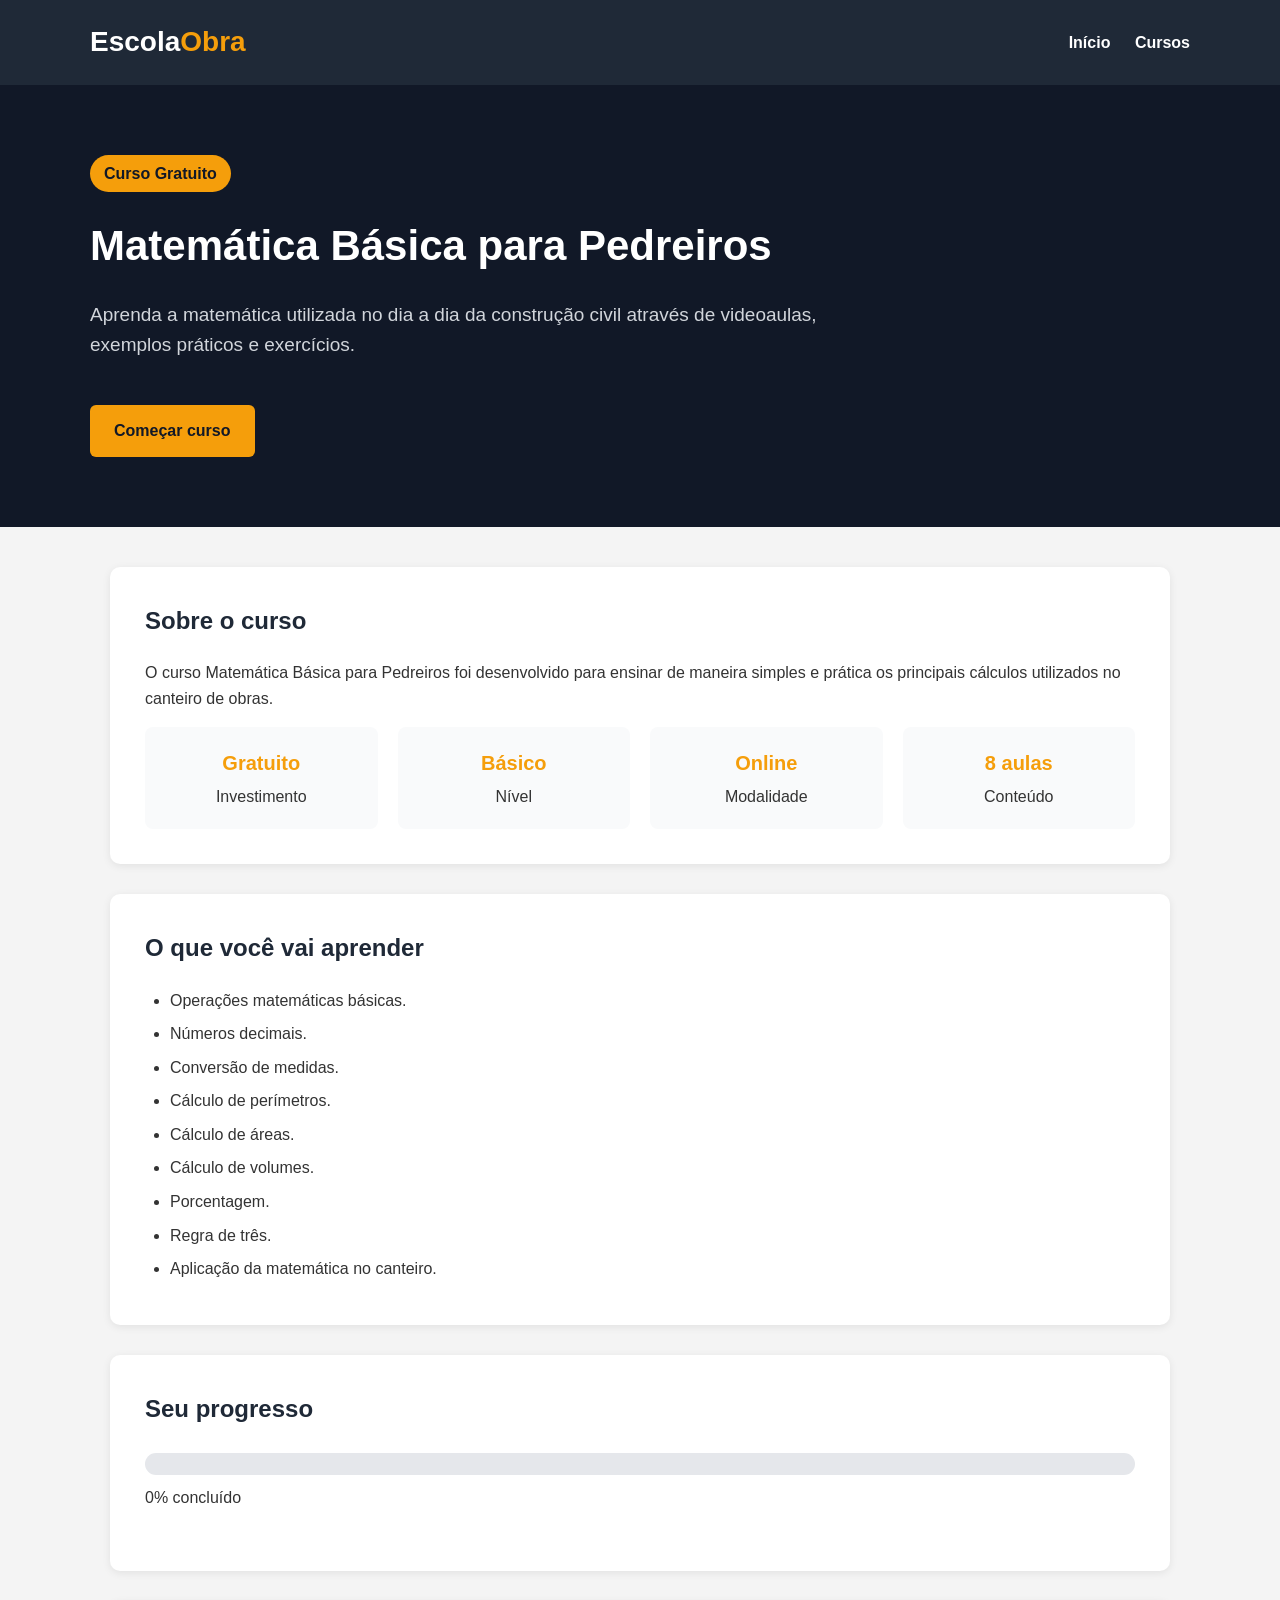
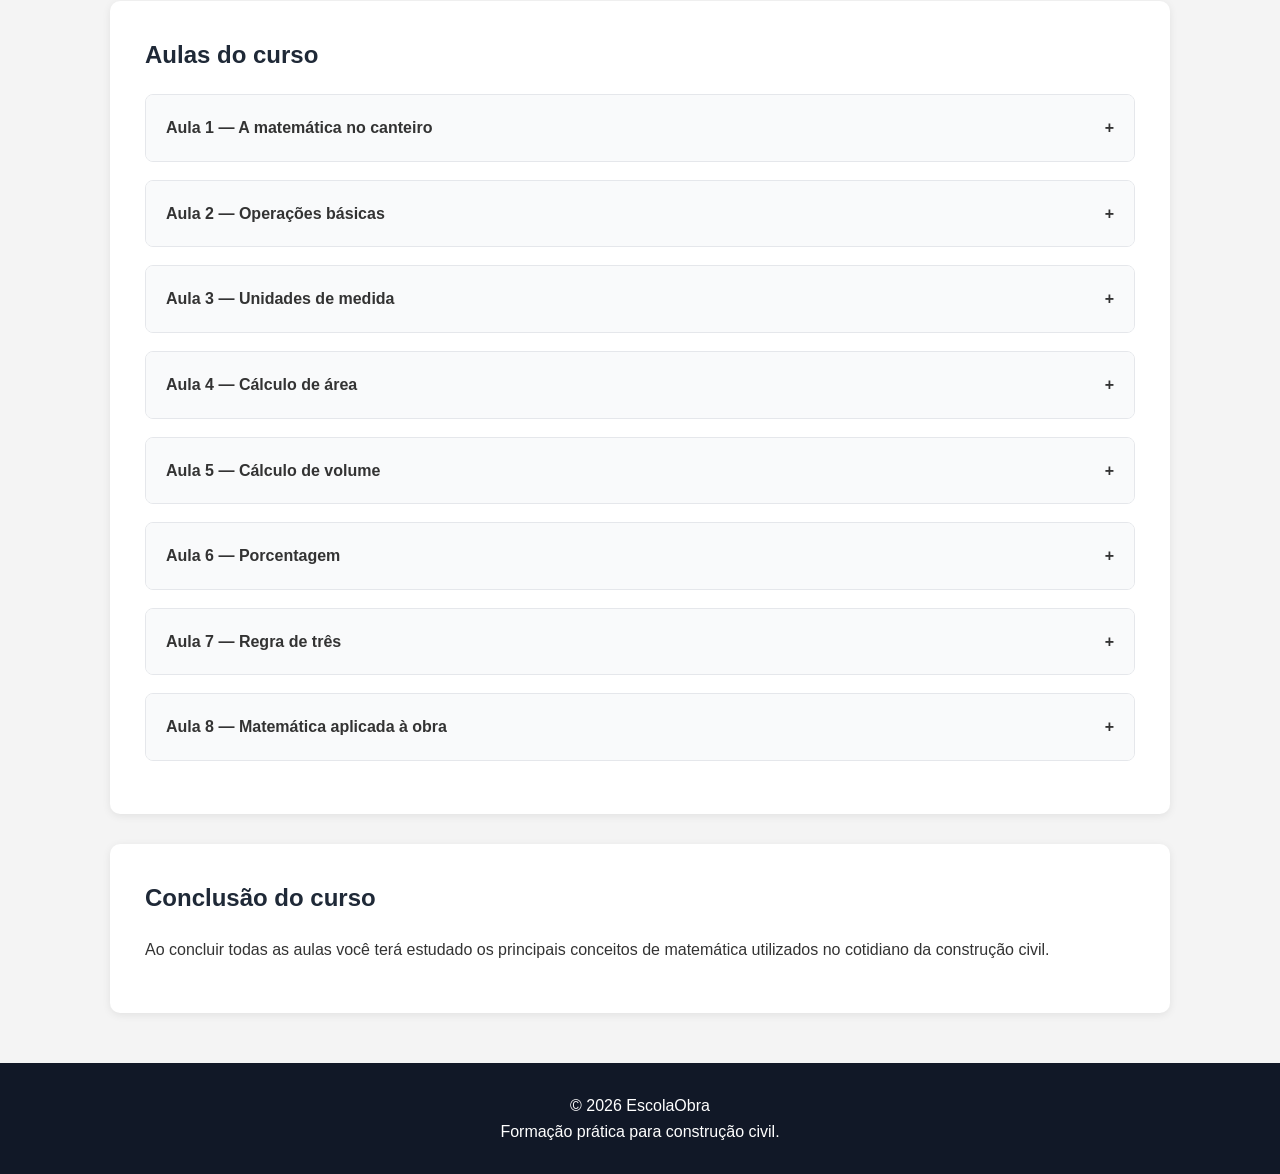
<file: ar-curso-gratis/matematica.html>
<!DOCTYPE html>
<html lang="pt-br">

<head>
    <meta charset="UTF-8">
    <meta name="viewport" content="width=device-width, initial-scale=1.0">

    <title>Matemática Básica para Pedreiros | EscolaObra</title>

    <style>

        /* ========================================
           CONFIGURAÇÕES GERAIS
        ======================================== */

        * {
            margin: 0;
            padding: 0;
            box-sizing: border-box;
        }

        html {
            scroll-behavior: smooth;
        }

        body {
            font-family: Arial, Helvetica, sans-serif;
            background-color: #f4f4f4;
            color: #333;
            line-height: 1.6;
        }


        /* ========================================
           CABEÇALHO
        ======================================== */

        header {
            background-color: #1f2937;
            color: white;
            padding: 20px;
        }

        .cabecalho {
            max-width: 1100px;
            margin: auto;

            display: flex;
            justify-content: space-between;
            align-items: center;

            gap: 20px;
        }

        .logo {
            font-size: 28px;
            font-weight: bold;
        }

        .logo span {
            color: #f59e0b;
        }

        nav a {
            color: white;
            text-decoration: none;
            margin-left: 20px;
            font-weight: bold;
        }

        nav a:hover {
            color: #f59e0b;
        }


        /* ========================================
           HERO
        ======================================== */

        .hero {
            background-color: #111827;
            color: white;

            padding: 70px 20px;
        }

        .hero-conteudo {
            max-width: 1100px;
            margin: auto;
        }

        .categoria {
            display: inline-block;

            background-color: #f59e0b;
            color: #111827;

            padding: 6px 14px;

            border-radius: 20px;

            font-weight: bold;

            margin-bottom: 20px;
        }

        .hero h1 {
            font-size: 42px;

            max-width: 800px;

            margin-bottom: 20px;
        }

        .hero p {
            max-width: 750px;

            font-size: 19px;

            color: #d1d5db;

            margin-bottom: 30px;
        }


        /* ========================================
           BOTÕES
        ======================================== */

        .botao {
            display: inline-block;

            background-color: #f59e0b;
            color: #111827;

            padding: 13px 24px;

            text-decoration: none;

            border: none;

            border-radius: 6px;

            font-weight: bold;

            cursor: pointer;

            margin-top: 15px;
        }

        .botao:hover {
            background-color: #d97706;
        }


        /* ========================================
           CONTEÚDO PRINCIPAL
        ======================================== */

        main {
            max-width: 1100px;

            margin: 40px auto;

            padding: 0 20px;
        }

        section {
            background-color: white;

            margin-bottom: 30px;

            padding: 35px;

            border-radius: 10px;

            box-shadow: 0 2px 8px rgba(0,0,0,0.08);
        }

        section h2 {
            margin-bottom: 20px;

            color: #1f2937;
        }

        section h3 {
            margin-top: 25px;
            margin-bottom: 10px;

            color: #374151;
        }

        section p {
            margin-bottom: 15px;
        }


        /* ========================================
           INFORMAÇÕES DO CURSO
        ======================================== */

        .informacoes {
            display: grid;

            grid-template-columns:
            repeat(auto-fit, minmax(180px, 1fr));

            gap: 20px;
        }

        .info {
            background-color: #f9fafb;

            padding: 20px;

            border-radius: 8px;

            text-align: center;
        }

        .info strong {
            display: block;

            color: #f59e0b;

            font-size: 20px;

            margin-bottom: 5px;
        }


        /* ========================================
           LISTAS
        ======================================== */

        ul {
            padding-left: 25px;
        }

        li {
            margin-bottom: 8px;
        }


        /* ========================================
           PROGRESSO
        ======================================== */

        .progresso-container {
            margin: 25px 0;
        }

        .barra {
            width: 100%;

            height: 22px;

            background-color: #e5e7eb;

            border-radius: 20px;

            overflow: hidden;

            margin-bottom: 10px;
        }

        .barra-progresso {
            width: 0%;

            height: 100%;

            background-color: #f59e0b;

            transition: width 0.4s;
        }


        /* ========================================
           AULAS
        ======================================== */

        .aula {
            border: 1px solid #e5e7eb;

            border-radius: 8px;

            margin-bottom: 18px;

            overflow: hidden;
        }

        .aula-titulo {
            background-color: #f9fafb;

            padding: 20px;

            font-weight: bold;

            cursor: pointer;

            display: flex;

            justify-content: space-between;

            align-items: center;
        }

        .aula-titulo:hover {
            background-color: #f3f4f6;
        }

        .aula-conteudo {
            display: none;

            padding: 25px;
        }

        .aula-conteudo.ativo {
            display: block;
        }


        /* ========================================
           VIDEOAULAS
        ======================================== */

        .video-area {
            margin: 25px 0;
        }

        .video-area h3 {
            margin-bottom: 15px;
        }

        .video {
            position: relative;

            width: 100%;

            padding-bottom: 56.25%;

            height: 0;

            overflow: hidden;

            background-color: #000;

            border-radius: 10px;
        }

        .video iframe {
            position: absolute;

            top: 0;
            left: 0;

            width: 100%;
            height: 100%;

            border: none;
        }


        /* ========================================
           EXEMPLOS
        ======================================== */

        .exemplo {
            background-color: #fff7ed;

            border-left: 5px solid #f59e0b;

            padding: 20px;

            margin: 25px 0;

            border-radius: 5px;
        }

        .formula {
            font-size: 20px;

            font-weight: bold;

            background-color: #f3f4f6;

            padding: 15px;

            margin: 15px 0;

            text-align: center;

            border-radius: 5px;
        }


        /* ========================================
           EXERCÍCIOS
        ======================================== */

        .exercicio {
            background-color: #eff6ff;

            padding: 20px;

            margin-top: 25px;

            border-radius: 8px;
        }

        .botao-resposta {
            background-color: #1f2937;

            color: white;

            border: none;

            padding: 10px 18px;

            margin-top: 10px;

            cursor: pointer;

            border-radius: 5px;
        }

        .botao-resposta:hover {
            background-color: #374151;
        }

        .resposta {
            display: none;

            margin-top: 15px;

            padding: 15px;

            background-color: white;

            border-radius: 5px;
        }


        /* ========================================
           AULA CONCLUÍDA
        ======================================== */

        .concluida {
            background-color: #ecfdf5;
        }

        .status-aula {
            margin-top: 15px;

            font-weight: bold;

            color: #047857;
        }


        /* ========================================
           CONCLUSÃO
        ======================================== */

        .curso-finalizado {
            display: none;

            background-color: #ecfdf5;

            border-left: 5px solid #10b981;

            padding: 25px;

            margin-top: 25px;

            border-radius: 8px;
        }


        /* ========================================
           RODAPÉ
        ======================================== */

        footer {
            background-color: #111827;

            color: white;

            text-align: center;

            padding: 30px 20px;

            margin-top: 50px;
        }


        /* ========================================
           RESPONSIVIDADE
        ======================================== */

        @media (max-width: 700px) {

            .cabecalho {
                flex-direction: column;

                align-items: flex-start;
            }

            nav a {
                margin-left: 0;

                margin-right: 15px;
            }

            .hero {
                padding: 50px 20px;
            }

            .hero h1 {
                font-size: 32px;
            }

            .hero p {
                font-size: 17px;
            }

            section {
                padding: 25px 20px;
            }

            .aula-conteudo {
                padding: 20px;
            }

        }

    </style>

</head>


<body>


<!-- ========================================
     CABEÇALHO
======================================== -->

<header>

    <div class="cabecalho">

        <div class="logo">
            Escola<span>Obra</span>
        </div>

        <nav>

            <a href="../index.html">
                Início
            </a>

            <a href="../index.html">
                Cursos
            </a>

        </nav>

    </div>

</header>



<!-- ========================================
     APRESENTAÇÃO DO CURSO
======================================== -->

<div class="hero">

    <div class="hero-conteudo">

        <span class="categoria">
            Curso Gratuito
        </span>

        <h1>
            Matemática Básica para Pedreiros
        </h1>

        <p>
            Aprenda a matemática utilizada no dia a dia
            da construção civil através de videoaulas,
            exemplos práticos e exercícios.
        </p>

        <a href="#aulas" class="botao">
            Começar curso
        </a>

    </div>

</div>



<main>


    <!-- ========================================
         SOBRE O CURSO
    ======================================== -->

    <section>

        <h2>
            Sobre o curso
        </h2>

        <p>
            O curso Matemática Básica para Pedreiros
            foi desenvolvido para ensinar de maneira
            simples e prática os principais cálculos
            utilizados no canteiro de obras.
        </p>


        <div class="informacoes">

            <div class="info">

                <strong>
                    Gratuito
                </strong>

                Investimento

            </div>


            <div class="info">

                <strong>
                    Básico
                </strong>

                Nível

            </div>


            <div class="info">

                <strong>
                    Online
                </strong>

                Modalidade

            </div>


            <div class="info">

                <strong>
                    8 aulas
                </strong>

                Conteúdo

            </div>

        </div>

    </section>



    <!-- ========================================
         CONTEÚDO
    ======================================== -->

    <section>

        <h2>
            O que você vai aprender
        </h2>

        <ul>

            <li>
                Operações matemáticas básicas.
            </li>

            <li>
                Números decimais.
            </li>

            <li>
                Conversão de medidas.
            </li>

            <li>
                Cálculo de perímetros.
            </li>

            <li>
                Cálculo de áreas.
            </li>

            <li>
                Cálculo de volumes.
            </li>

            <li>
                Porcentagem.
            </li>

            <li>
                Regra de três.
            </li>

            <li>
                Aplicação da matemática no canteiro.
            </li>

        </ul>

    </section>



    <!-- ========================================
         PROGRESSO
    ======================================== -->

    <section>

        <h2>
            Seu progresso
        </h2>

        <div class="progresso-container">

            <div class="barra">

                <div
                    class="barra-progresso"
                    id="barraProgresso">
                </div>

            </div>

            <p id="textoProgresso">
                0% concluído
            </p>

        </div>

    </section>



    <!-- ========================================
         AULAS
    ======================================== -->

    <section id="aulas">

        <h2>
            Aulas do curso
        </h2>


        <!-- ====================================
             AULA 1
        ==================================== -->

        <div class="aula" id="blocoAula1">

            <div
                class="aula-titulo"
                onclick="abrirAula(1)">

                <span>
                    Aula 1 — A matemática no canteiro
                </span>

                <span>
                    +
                </span>

            </div>


            <div
                class="aula-conteudo"
                id="aula1">

                <h3>
                    A matemática no canteiro de obras
                </h3>

                <p>
                    A matemática está presente em praticamente
                    todas as atividades realizadas durante
                    uma obra.
                </p>

                <p>
                    Utilizamos cálculos para medir terrenos,
                    paredes, pisos, concreto, argamassa,
                    revestimentos e diversos materiais.
                </p>


                <!-- VIDEO AULA 1 -->

                <div class="video-area">

                    <h3>
                        ▶ Videoaula
                    </h3>

                    <div class="video">

                        <iframe
                            src="https://www.youtube.com/embed/ID_DO_VIDEO_AULA_1"
                            title="Aula 1 - Matemática no canteiro de obras"
                            loading="lazy"
                            allow="accelerometer; autoplay; clipboard-write; encrypted-media; gyroscope; picture-in-picture; web-share"
                            allowfullscreen>
                        </iframe>

                    </div>

                </div>


                <div class="exemplo">

                    <strong>
                        Exemplo prático:
                    </strong>

                    <p>
                        Uma parede possui 4 metros de
                        comprimento e 3 metros de altura.
                    </p>

                    <div class="formula">
                        Área = 4 × 3 = 12 m²
                    </div>

                </div>


                <button
                    class="botao"
                    onclick="concluirAula(1)">

                    Concluir aula

                </button>


                <div
                    class="status-aula"
                    id="status1">
                </div>

            </div>

        </div>



        <!-- ====================================
             AULA 2
        ==================================== -->

        <div class="aula" id="blocoAula2">

            <div
                class="aula-titulo"
                onclick="abrirAula(2)">

                <span>
                    Aula 2 — Operações básicas
                </span>

                <span>
                    +
                </span>

            </div>


            <div
                class="aula-conteudo"
                id="aula2">

                <h3>
                    As quatro operações
                </h3>

                <p>
                    As quatro operações fundamentais
                    da matemática são:
                </p>

                <ul>

                    <li>Adição (+)</li>

                    <li>Subtração (-)</li>

                    <li>Multiplicação (×)</li>

                    <li>Divisão (÷)</li>

                </ul>


                <!-- VIDEO AULA 2 -->

                <div class="video-area">

                    <h3>
                        ▶ Videoaula
                    </h3>

                    <div class="video">

                        <iframe
                            src="https://www.youtube.com/embed/ID_DO_VIDEO_AULA_2"
                            title="Aula 2 - Operações básicas"
                            loading="lazy"
                            allow="accelerometer; autoplay; clipboard-write; encrypted-media; gyroscope; picture-in-picture; web-share"
                            allowfullscreen>
                        </iframe>

                    </div>

                </div>


                <div class="exemplo">

                    <strong>
                        Exemplo:
                    </strong>

                    <p>
                        Uma obra utiliza 8 sacos de
                        cimento por dia durante 5 dias.
                    </p>

                    <div class="formula">
                        8 × 5 = 40 sacos
                    </div>

                </div>


                <button
                    class="botao"
                    onclick="concluirAula(2)">

                    Concluir aula

                </button>

                <div
                    class="status-aula"
                    id="status2">
                </div>

            </div>

        </div>



        <!-- ====================================
             AULA 3
        ==================================== -->

        <div class="aula" id="blocoAula3">

            <div
                class="aula-titulo"
                onclick="abrirAula(3)">

                <span>
                    Aula 3 — Unidades de medida
                </span>

                <span>
                    +
                </span>

            </div>


            <div
                class="aula-conteudo"
                id="aula3">

                <h3>
                    Metro, centímetro e milímetro
                </h3>

                <p>
                    Na construção civil utilizamos
                    frequentemente metros, centímetros
                    e milímetros.
                </p>


                <!-- VIDEO AULA 3 -->

                <div class="video-area">

                    <h3>
                        ▶ Videoaula
                    </h3>

                    <div class="video">

                        <iframe
                            src="https://www.youtube.com/embed/ID_DO_VIDEO_AULA_3"
                            title="Aula 3 - Unidades de medida"
                            loading="lazy"
                            allow="accelerometer; autoplay; clipboard-write; encrypted-media; gyroscope; picture-in-picture; web-share"
                            allowfullscreen>
                        </iframe>

                    </div>

                </div>


                <div class="formula">

                    1 metro = 100 centímetros

                    <br>

                    1 centímetro = 10 milímetros

                </div>


                <div class="exemplo">

                    <strong>
                        Exemplo:
                    </strong>

                    <p>
                        Uma parede possui 350 centímetros.
                        Quantos metros ela possui?
                    </p>

                    <div class="formula">
                        350 ÷ 100 = 3,50 m
                    </div>

                </div>


                <button
                    class="botao"
                    onclick="concluirAula(3)">

                    Concluir aula

                </button>

                <div
                    class="status-aula"
                    id="status3">
                </div>

            </div>

        </div>



        <!-- ====================================
             AULA 4
        ==================================== -->

        <div class="aula" id="blocoAula4">

            <div
                class="aula-titulo"
                onclick="abrirAula(4)">

                <span>
                    Aula 4 — Cálculo de área
                </span>

                <span>
                    +
                </span>

            </div>


            <div
                class="aula-conteudo"
                id="aula4">

                <h3>
                    Área de paredes e pisos
                </h3>

                <p>
                    Para calcular a área de uma
                    superfície retangular utilizamos
                    comprimento vezes altura ou largura.
                </p>


                <!-- VIDEO AULA 4 -->

                <div class="video-area">

                    <h3>
                        ▶ Videoaula
                    </h3>

                    <div class="video">

                        <iframe
                            src="https://www.youtube.com/embed/ID_DO_VIDEO_AULA_4"
                            title="Aula 4 - Cálculo de área"
                            loading="lazy"
                            allow="accelerometer; autoplay; clipboard-write; encrypted-media; gyroscope; picture-in-picture; web-share"
                            allowfullscreen>
                        </iframe>

                    </div>

                </div>


                <div class="formula">
                    Área = comprimento × largura
                </div>


                <div class="exemplo">

                    <strong>
                        Exemplo:
                    </strong>

                    <p>
                        Um piso possui 4 metros
                        de comprimento e 3 metros
                        de largura.
                    </p>

                    <div class="formula">
                        4 × 3 = 12 m²
                    </div>

                </div>


                <div class="exercicio">

                    <strong>
                        Exercício
                    </strong>

                    <p>
                        Uma parede possui 5 metros
                        de comprimento e 2,80 metros
                        de altura.
                    </p>

                    <p>
                        Qual é a área da parede?
                    </p>

                    <button
                        class="botao-resposta"
                        onclick="mostrarResposta(1)">

                        Ver resposta

                    </button>


                    <div
                        class="resposta"
                        id="resposta1">

                        5 × 2,80 =
                        <strong>14 m²</strong>

                    </div>

                </div>


                <button
                    class="botao"
                    onclick="concluirAula(4)">

                    Concluir aula

                </button>

                <div
                    class="status-aula"
                    id="status4">
                </div>

            </div>

        </div>



        <!-- ====================================
             AULA 5
        ==================================== -->

        <div class="aula" id="blocoAula5">

            <div
                class="aula-titulo"
                onclick="abrirAula(5)">

                <span>
                    Aula 5 — Cálculo de volume
                </span>

                <span>
                    +
                </span>

            </div>


            <div
                class="aula-conteudo"
                id="aula5">

                <h3>
                    Calculando volumes
                </h3>

                <p>
                    O cálculo de volume é muito utilizado
                    para concreto, escavações, caixas
                    e outros serviços.
                </p>


                <!-- VIDEO AULA 5 -->

                <div class="video-area">

                    <h3>
                        ▶ Videoaula
                    </h3>

                    <div class="video">

                        <iframe
                            src="https://www.youtube.com/embed/ID_DO_VIDEO_AULA_5"
                            title="Aula 5 - Cálculo de volume"
                            loading="lazy"
                            allow="accelerometer; autoplay; clipboard-write; encrypted-media; gyroscope; picture-in-picture; web-share"
                            allowfullscreen>
                        </iframe>

                    </div>

                </div>


                <div class="formula">

                    Volume =
                    comprimento × largura × altura

                </div>


                <div class="exemplo">

                    <strong>
                        Exemplo:
                    </strong>

                    <p>
                        Uma peça possui:
                    </p>

                    <p>
                        2 m × 1 m × 0,10 m
                    </p>

                    <div class="formula">

                        2 × 1 × 0,10 =
                        0,20 m³

                    </div>

                </div>


                <button
                    class="botao"
                    onclick="concluirAula(5)">

                    Concluir aula

                </button>

                <div
                    class="status-aula"
                    id="status5">
                </div>

            </div>

        </div>



        <!-- ====================================
             AULA 6
        ==================================== -->

        <div class="aula" id="blocoAula6">

            <div
                class="aula-titulo"
                onclick="abrirAula(6)">

                <span>
                    Aula 6 — Porcentagem
                </span>

                <span>
                    +
                </span>

            </div>


            <div
                class="aula-conteudo"
                id="aula6">

                <h3>
                    Porcentagem na construção
                </h3>

                <p>
                    A porcentagem pode ser utilizada
                    para calcular perdas de materiais,
                    acréscimos e descontos.
                </p>


                <!-- VIDEO AULA 6 -->

                <div class="video-area">

                    <h3>
                        ▶ Videoaula
                    </h3>

                    <div class="video">

                        <iframe
                            src="https://www.youtube.com/embed/ID_DO_VIDEO_AULA_6"
                            title="Aula 6 - Porcentagem"
                            loading="lazy"
                            allow="accelerometer; autoplay; clipboard-write; encrypted-media; gyroscope; picture-in-picture; web-share"
                            allowfullscreen>
                        </iframe>

                    </div>

                </div>


                <div class="exemplo">

                    <strong>
                        Exemplo:
                    </strong>

                    <p>
                        Precisamos comprar 100 m²
                        de piso e queremos acrescentar
                        10% para perdas.
                    </p>

                    <div class="formula">

                        10% de 100 = 10 m²

                        <br><br>

                        100 + 10 = 110 m²

                    </div>

                </div>


                <button
                    class="botao"
                    onclick="concluirAula(6)">

                    Concluir aula

                </button>

                <div
                    class="status-aula"
                    id="status6">
                </div>

            </div>

        </div>



        <!-- ====================================
             AULA 7
        ==================================== -->

        <div class="aula" id="blocoAula7">

            <div
                class="aula-titulo"
                onclick="abrirAula(7)">

                <span>
                    Aula 7 — Regra de três
                </span>

                <span>
                    +
                </span>

            </div>


            <div
                class="aula-conteudo"
                id="aula7">

                <h3>
                    Regra de três simples
                </h3>

                <p>
                    A regra de três ajuda a calcular
                    quantidades proporcionais.
                </p>


                <!-- VIDEO AULA 7 -->

                <div class="video-area">

                    <h3>
                        ▶ Videoaula
                    </h3>

                    <div class="video">

                        <iframe
                            src="https://www.youtube.com/embed/ID_DO_VIDEO_AULA_7"
                            title="Aula 7 - Regra de três"
                            loading="lazy"
                            allow="accelerometer; autoplay; clipboard-write; encrypted-media; gyroscope; picture-in-picture; web-share"
                            allowfullscreen>
                        </iframe>

                    </div>

                </div>


                <div class="exemplo">

                    <strong>
                        Exemplo:
                    </strong>

                    <p>
                        Se 5 sacos de cimento custam
                        R$ 200, quanto custarão
                        10 sacos?
                    </p>

                    <div class="formula">

                        5 → R$ 200

                        <br>

                        10 → X

                        <br><br>

                        X = (10 × 200) ÷ 5

                        <br><br>

                        X = R$ 400

                    </div>

                </div>


                <button
                    class="botao"
                    onclick="concluirAula(7)">

                    Concluir aula

                </button>

                <div
                    class="status-aula"
                    id="status7">
                </div>

            </div>

        </div>



        <!-- ====================================
             AULA 8
        ==================================== -->

        <div class="aula" id="blocoAula8">

            <div
                class="aula-titulo"
                onclick="abrirAula(8)">

                <span>
                    Aula 8 — Matemática aplicada à obra
                </span>

                <span>
                    +
                </span>

            </div>


            <div
                class="aula-conteudo"
                id="aula8">

                <h3>
                    Aplicação prática
                </h3>

                <p>
                    Nesta aula utilizaremos os conhecimentos
                    aprendidos durante o curso para resolver
                    situações reais de uma obra.
                </p>


                <!-- VIDEO AULA 8 -->

                <div class="video-area">

                    <h3>
                        ▶ Videoaula
                    </h3>

                    <div class="video">

                        <iframe
                            src="https://www.youtube.com/embed/ID_DO_VIDEO_AULA_8"
                            title="Aula 8 - Matemática aplicada à obra"
                            loading="lazy"
                            allow="accelerometer; autoplay; clipboard-write; encrypted-media; gyroscope; picture-in-picture; web-share"
                            allowfullscreen>
                        </iframe>

                    </div>

                </div>


                <div class="exemplo">

                    <strong>
                        Situação prática:
                    </strong>

                    <p>
                        Um piso possui 6 metros
                        de comprimento por 5 metros
                        de largura.
                    </p>

                    <div class="formula">

                        Área = 6 × 5

                        <br>

                        Área = 30 m²

                    </div>


                    <p>
                        Considerando 10% de perda:
                    </p>


                    <div class="formula">

                        10% de 30 = 3 m²

                        <br><br>

                        Quantidade total =
                        33 m²

                    </div>

                </div>


                <button
                    class="botao"
                    onclick="concluirAula(8)">

                    Concluir curso

                </button>

                <div
                    class="status-aula"
                    id="status8">
                </div>

            </div>

        </div>


    </section>



    <!-- ========================================
         CONCLUSÃO
    ======================================== -->

    <section>

        <h2>
            Conclusão do curso
        </h2>

        <p>
            Ao concluir todas as aulas você terá
            estudado os principais conceitos de
            matemática utilizados no cotidiano
            da construção civil.
        </p>


        <div
            class="curso-finalizado"
            id="cursoFinalizado">

            <h3>
                🎉 Parabéns!
            </h3>

            <p>
                Você concluiu o curso
                <strong>
                    Matemática Básica para Pedreiros
                </strong>.
            </p>

            <p>
                Continue estudando e desenvolvendo
                suas habilidades profissionais
                na EscolaObra.
            </p>

        </div>

    </section>


</main>



<!-- ========================================
     RODAPÉ
======================================== -->

<footer>

    <p>
        © 2026 EscolaObra
    </p>

    <p>
        Formação prática para construção civil.
    </p>

</footer>



<script>

    /* ========================================
       QUANTIDADE TOTAL DE AULAS
    ======================================== */

    const totalAulas = 8;



    /* ========================================
       RECUPERA PROGRESSO SALVO
    ======================================== */

    let aulasConcluidas =
        JSON.parse(
            localStorage.getItem(
                "matematicaAulasConcluidas"
            )
        ) || [];



    /* ========================================
       ABRIR E FECHAR AULA
    ======================================== */

    function abrirAula(numero) {

        const aula =
            document.getElementById(
                "aula" + numero
            );

        aula.classList.toggle("ativo");

    }



    /* ========================================
       MOSTRAR RESPOSTA
    ======================================== */

    function mostrarResposta(numero) {

        const resposta =
            document.getElementById(
                "resposta" + numero
            );


        if (
            resposta.style.display === "block"
        ) {

            resposta.style.display = "none";

        } else {

            resposta.style.display = "block";

        }

    }



    /* ========================================
       CONCLUIR AULA
    ======================================== */

    function concluirAula(numero) {

        if (
            !aulasConcluidas.includes(numero)
        ) {

            aulasConcluidas.push(numero);


            localStorage.setItem(

                "matematicaAulasConcluidas",

                JSON.stringify(
                    aulasConcluidas
                )

            );

        }


        atualizarProgresso();


        alert(
            "Aula " +
            numero +
            " concluída!"
        );

    }



    /* ========================================
       ATUALIZAR PROGRESSO
    ======================================== */

    function atualizarProgresso() {

        const percentual =
            Math.round(

                (
                    aulasConcluidas.length /
                    totalAulas
                )

                * 100

            );


        document.getElementById(
            "barraProgresso"
        ).style.width =
            percentual + "%";


        document.getElementById(
            "textoProgresso"
        ).textContent =
            percentual +
            "% concluído";


        /* Marca visualmente aulas concluídas */

        for (
            let numero = 1;
            numero <= totalAulas;
            numero++
        ) {

            const bloco =
                document.getElementById(
                    "blocoAula" + numero
                );


            const status =
                document.getElementById(
                    "status" + numero
                );


            if (
                aulasConcluidas.includes(numero)
            ) {

                bloco.classList.add(
                    "concluida"
                );


                status.textContent =
                    "✓ Aula concluída";

            }

        }



        /* Curso completo */

        if (
            aulasConcluidas.length ===
            totalAulas
        ) {

            document.getElementById(
                "textoProgresso"
            ).textContent =
                "100% concluído — Curso finalizado!";


            document.getElementById(
                "cursoFinalizado"
            ).style.display =
                "block";

        }

    }



    /* ========================================
       CARREGAR PROGRESSO AO ABRIR A PÁGINA
    ======================================== */

    atualizarProgresso();

</script>


</body>

</html>
</file>
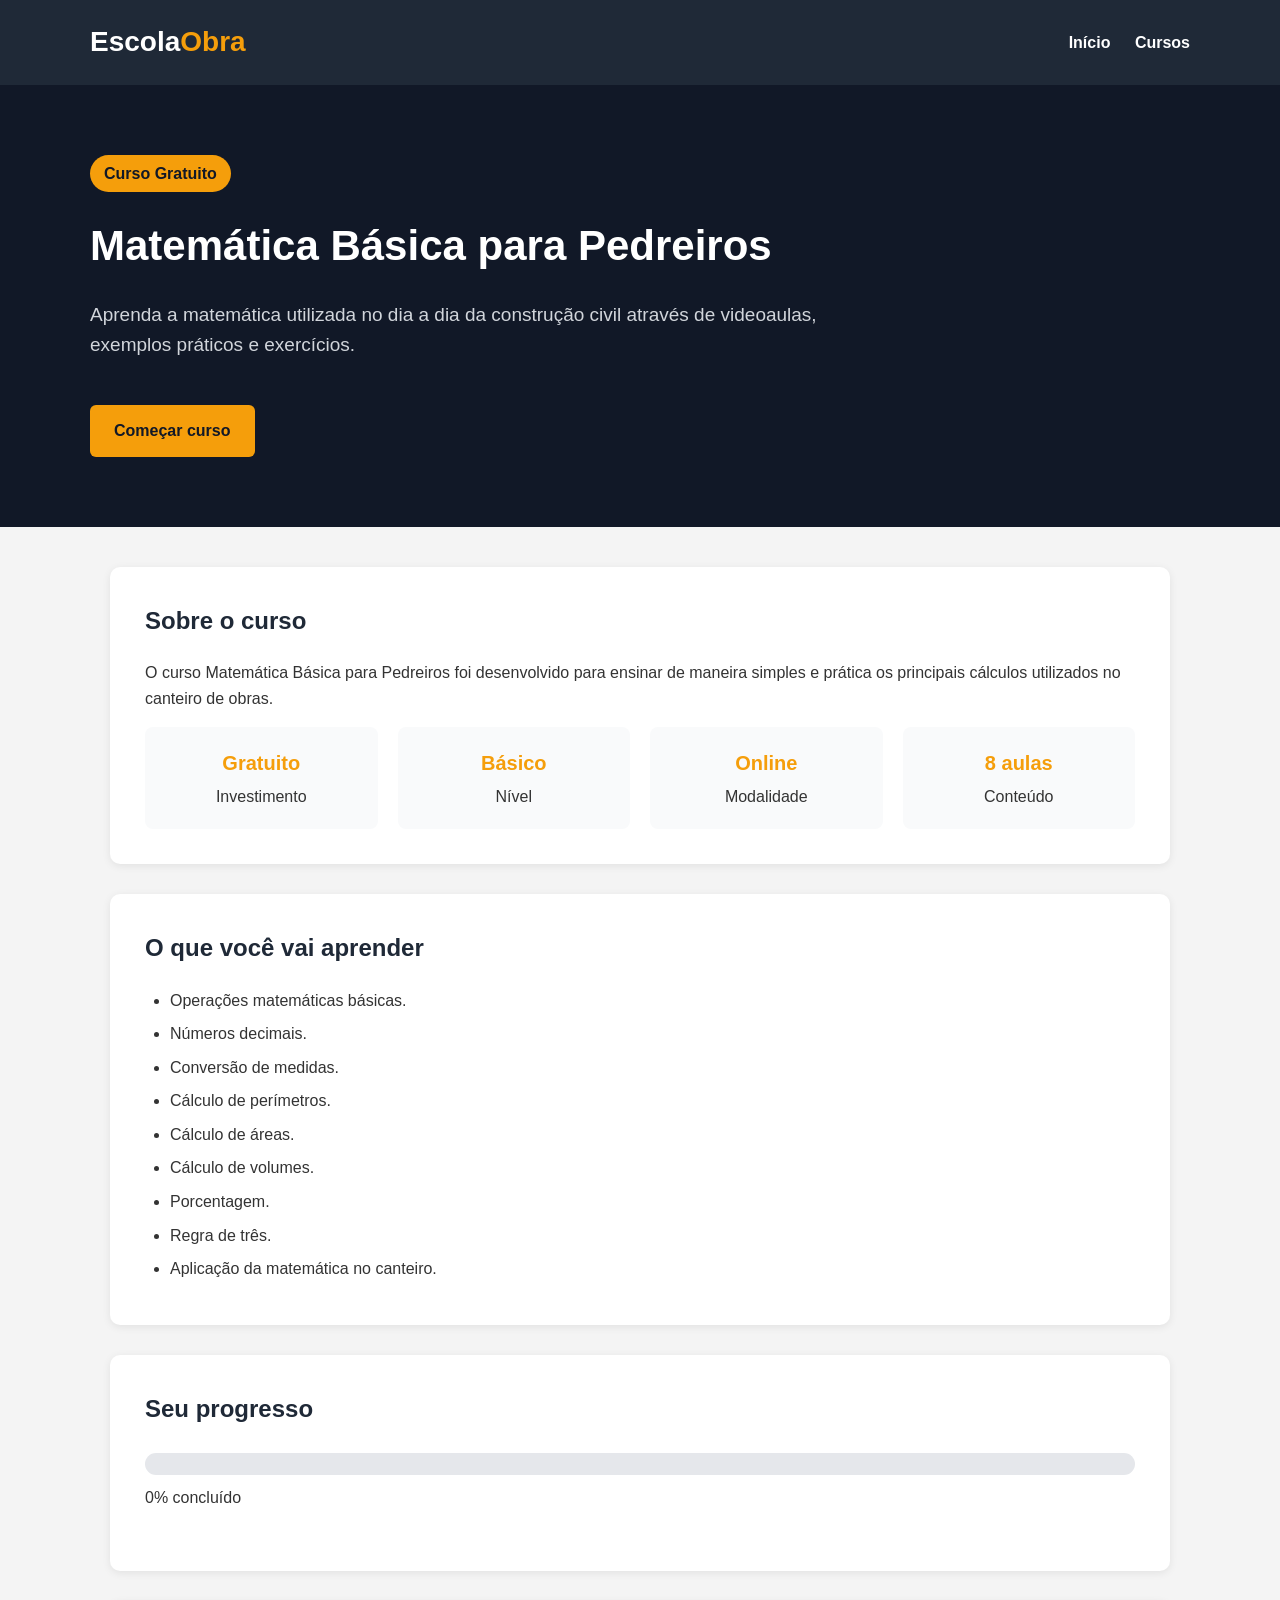
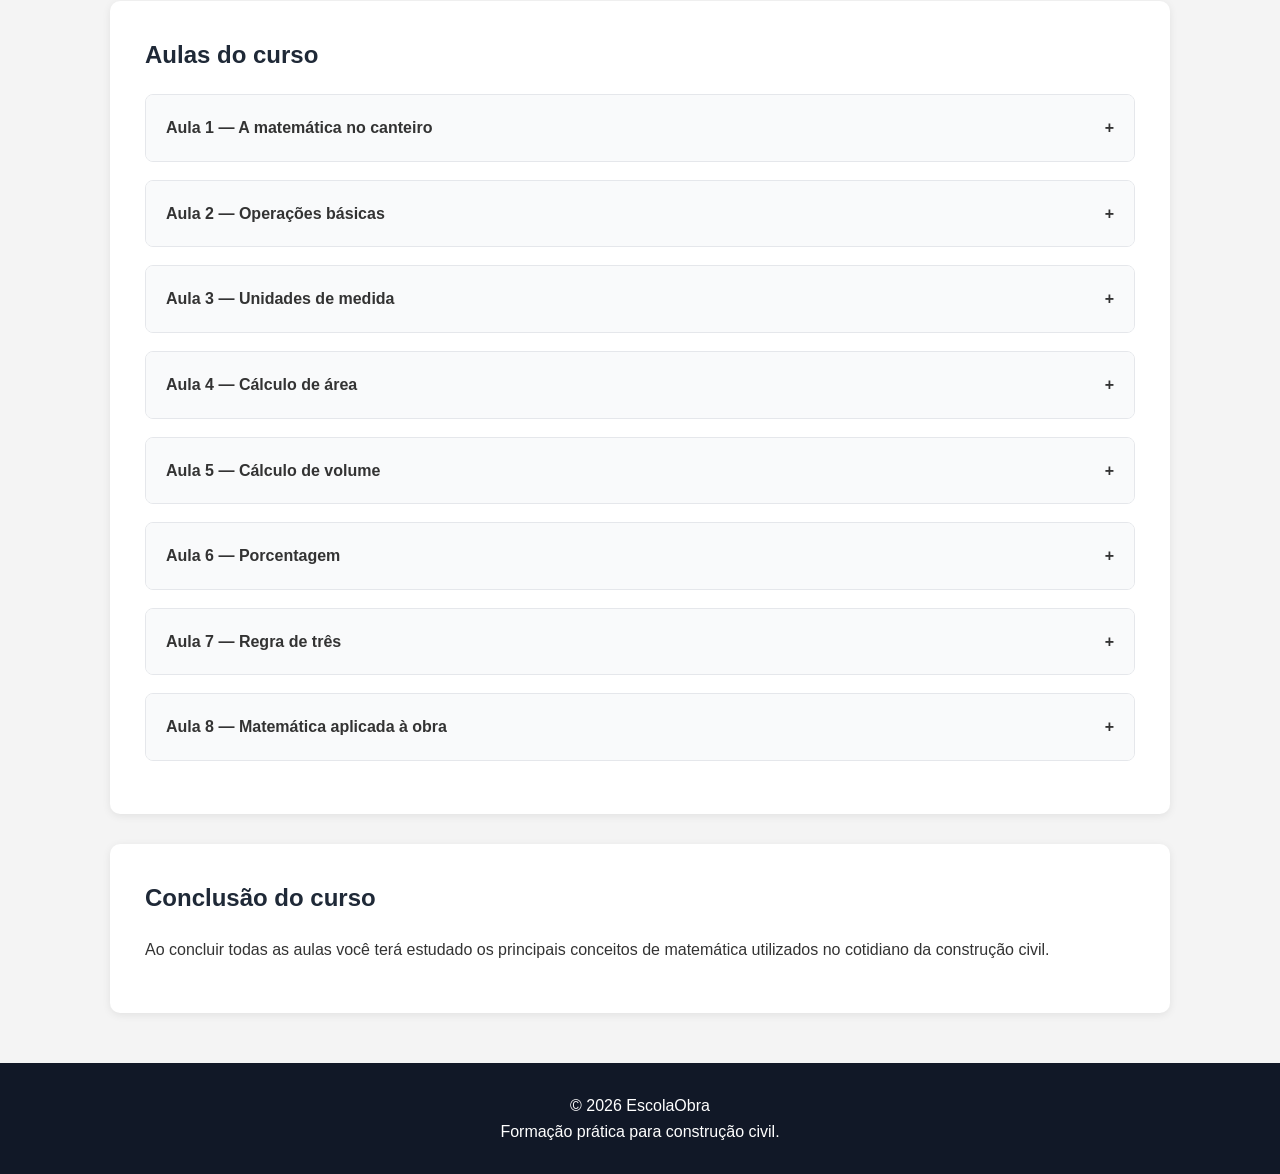
<file: curso-gratis/matematica.html>
<!DOCTYPE html>
<html lang="pt-br">

<head>
    <meta charset="UTF-8">
    <meta name="viewport" content="width=device-width, initial-scale=1.0">

    <title>Matemática Básica para Pedreiros | EscolaObra</title>

    <style>

        /* ========================================
           CONFIGURAÇÕES GERAIS
        ======================================== */

        * {
            margin: 0;
            padding: 0;
            box-sizing: border-box;
        }

        html {
            scroll-behavior: smooth;
        }

        body {
            font-family: Arial, Helvetica, sans-serif;
            background-color: #f4f4f4;
            color: #333;
            line-height: 1.6;
        }


        /* ========================================
           CABEÇALHO
        ======================================== */

        header {
            background-color: #1f2937;
            color: white;
            padding: 20px;
        }

        .cabecalho {
            max-width: 1100px;
            margin: auto;

            display: flex;
            justify-content: space-between;
            align-items: center;

            gap: 20px;
        }

        .logo {
            font-size: 28px;
            font-weight: bold;
        }

        .logo span {
            color: #f59e0b;
        }

        nav a {
            color: white;
            text-decoration: none;
            margin-left: 20px;
            font-weight: bold;
        }

        nav a:hover {
            color: #f59e0b;
        }


        /* ========================================
           HERO
        ======================================== */

        .hero {
            background-color: #111827;
            color: white;

            padding: 70px 20px;
        }

        .hero-conteudo {
            max-width: 1100px;
            margin: auto;
        }

        .categoria {
            display: inline-block;

            background-color: #f59e0b;
            color: #111827;

            padding: 6px 14px;

            border-radius: 20px;

            font-weight: bold;

            margin-bottom: 20px;
        }

        .hero h1 {
            font-size: 42px;

            max-width: 800px;

            margin-bottom: 20px;
        }

        .hero p {
            max-width: 750px;

            font-size: 19px;

            color: #d1d5db;

            margin-bottom: 30px;
        }


        /* ========================================
           BOTÕES
        ======================================== */

        .botao {
            display: inline-block;

            background-color: #f59e0b;
            color: #111827;

            padding: 13px 24px;

            text-decoration: none;

            border: none;

            border-radius: 6px;

            font-weight: bold;

            cursor: pointer;

            margin-top: 15px;
        }

        .botao:hover {
            background-color: #d97706;
        }


        /* ========================================
           CONTEÚDO PRINCIPAL
        ======================================== */

        main {
            max-width: 1100px;

            margin: 40px auto;

            padding: 0 20px;
        }

        section {
            background-color: white;

            margin-bottom: 30px;

            padding: 35px;

            border-radius: 10px;

            box-shadow: 0 2px 8px rgba(0,0,0,0.08);
        }

        section h2 {
            margin-bottom: 20px;

            color: #1f2937;
        }

        section h3 {
            margin-top: 25px;
            margin-bottom: 10px;

            color: #374151;
        }

        section p {
            margin-bottom: 15px;
        }


        /* ========================================
           INFORMAÇÕES DO CURSO
        ======================================== */

        .informacoes {
            display: grid;

            grid-template-columns:
            repeat(auto-fit, minmax(180px, 1fr));

            gap: 20px;
        }

        .info {
            background-color: #f9fafb;

            padding: 20px;

            border-radius: 8px;

            text-align: center;
        }

        .info strong {
            display: block;

            color: #f59e0b;

            font-size: 20px;

            margin-bottom: 5px;
        }


        /* ========================================
           LISTAS
        ======================================== */

        ul {
            padding-left: 25px;
        }

        li {
            margin-bottom: 8px;
        }


        /* ========================================
           PROGRESSO
        ======================================== */

        .progresso-container {
            margin: 25px 0;
        }

        .barra {
            width: 100%;

            height: 22px;

            background-color: #e5e7eb;

            border-radius: 20px;

            overflow: hidden;

            margin-bottom: 10px;
        }

        .barra-progresso {
            width: 0%;

            height: 100%;

            background-color: #f59e0b;

            transition: width 0.4s;
        }


        /* ========================================
           AULAS
        ======================================== */

        .aula {
            border: 1px solid #e5e7eb;

            border-radius: 8px;

            margin-bottom: 18px;

            overflow: hidden;
        }

        .aula-titulo {
            background-color: #f9fafb;

            padding: 20px;

            font-weight: bold;

            cursor: pointer;

            display: flex;

            justify-content: space-between;

            align-items: center;
        }

        .aula-titulo:hover {
            background-color: #f3f4f6;
        }

        .aula-conteudo {
            display: none;

            padding: 25px;
        }

        .aula-conteudo.ativo {
            display: block;
        }


        /* ========================================
           VIDEOAULAS
        ======================================== */

        .video-area {
            margin: 25px 0;
        }

        .video-area h3 {
            margin-bottom: 15px;
        }

        .video {
            position: relative;

            width: 100%;

            padding-bottom: 56.25%;

            height: 0;

            overflow: hidden;

            background-color: #000;

            border-radius: 10px;
        }

        .video iframe {
            position: absolute;

            top: 0;
            left: 0;

            width: 100%;
            height: 100%;

            border: none;
        }


        /* ========================================
           EXEMPLOS
        ======================================== */

        .exemplo {
            background-color: #fff7ed;

            border-left: 5px solid #f59e0b;

            padding: 20px;

            margin: 25px 0;

            border-radius: 5px;
        }

        .formula {
            font-size: 20px;

            font-weight: bold;

            background-color: #f3f4f6;

            padding: 15px;

            margin: 15px 0;

            text-align: center;

            border-radius: 5px;
        }


        /* ========================================
           EXERCÍCIOS
        ======================================== */

        .exercicio {
            background-color: #eff6ff;

            padding: 20px;

            margin-top: 25px;

            border-radius: 8px;
        }

        .botao-resposta {
            background-color: #1f2937;

            color: white;

            border: none;

            padding: 10px 18px;

            margin-top: 10px;

            cursor: pointer;

            border-radius: 5px;
        }

        .botao-resposta:hover {
            background-color: #374151;
        }

        .resposta {
            display: none;

            margin-top: 15px;

            padding: 15px;

            background-color: white;

            border-radius: 5px;
        }


        /* ========================================
           AULA CONCLUÍDA
        ======================================== */

        .concluida {
            background-color: #ecfdf5;
        }

        .status-aula {
            margin-top: 15px;

            font-weight: bold;

            color: #047857;
        }


        /* ========================================
           CONCLUSÃO
        ======================================== */

        .curso-finalizado {
            display: none;

            background-color: #ecfdf5;

            border-left: 5px solid #10b981;

            padding: 25px;

            margin-top: 25px;

            border-radius: 8px;
        }


        /* ========================================
           RODAPÉ
        ======================================== */

        footer {
            background-color: #111827;

            color: white;

            text-align: center;

            padding: 30px 20px;

            margin-top: 50px;
        }


        /* ========================================
           RESPONSIVIDADE
        ======================================== */

        @media (max-width: 700px) {

            .cabecalho {
                flex-direction: column;

                align-items: flex-start;
            }

            nav a {
                margin-left: 0;

                margin-right: 15px;
            }

            .hero {
                padding: 50px 20px;
            }

            .hero h1 {
                font-size: 32px;
            }

            .hero p {
                font-size: 17px;
            }

            section {
                padding: 25px 20px;
            }

            .aula-conteudo {
                padding: 20px;
            }

        }

    </style>

</head>


<body>


<!-- ========================================
     CABEÇALHO
======================================== -->

<header>

    <div class="cabecalho">

        <div class="logo">
            Escola<span>Obra</span>
        </div>

        <nav>

            <a href="../index.html">
                Início
            </a>

            <a href="/curso-gratis.html">
                Cursos
            </a>

        </nav>

    </div>

</header>



<!-- ========================================
     APRESENTAÇÃO DO CURSO
======================================== -->

<div class="hero">

    <div class="hero-conteudo">

        <span class="categoria">
            Curso Gratuito
        </span>

        <h1>
            Matemática Básica para Pedreiros
        </h1>

        <p>
            Aprenda a matemática utilizada no dia a dia
            da construção civil através de videoaulas,
            exemplos práticos e exercícios.
        </p>

        <a href="#aulas" class="botao">
            Começar curso
        </a>

    </div>

</div>



<main>


    <!-- ========================================
         SOBRE O CURSO
    ======================================== -->

    <section>

        <h2>
            Sobre o curso
        </h2>

        <p>
            O curso Matemática Básica para Pedreiros
            foi desenvolvido para ensinar de maneira
            simples e prática os principais cálculos
            utilizados no canteiro de obras.
        </p>


        <div class="informacoes">

            <div class="info">

                <strong>
                    Gratuito
                </strong>

                Investimento

            </div>


            <div class="info">

                <strong>
                    Básico
                </strong>

                Nível

            </div>


            <div class="info">

                <strong>
                    Online
                </strong>

                Modalidade

            </div>


            <div class="info">

                <strong>
                    8 aulas
                </strong>

                Conteúdo

            </div>

        </div>

    </section>



    <!-- ========================================
         CONTEÚDO
    ======================================== -->

    <section>

        <h2>
            O que você vai aprender
        </h2>

        <ul>

            <li>
                Operações matemáticas básicas.
            </li>

            <li>
                Números decimais.
            </li>

            <li>
                Conversão de medidas.
            </li>

            <li>
                Cálculo de perímetros.
            </li>

            <li>
                Cálculo de áreas.
            </li>

            <li>
                Cálculo de volumes.
            </li>

            <li>
                Porcentagem.
            </li>

            <li>
                Regra de três.
            </li>

            <li>
                Aplicação da matemática no canteiro.
            </li>

        </ul>

    </section>



    <!-- ========================================
         PROGRESSO
    ======================================== -->

    <section>

        <h2>
            Seu progresso
        </h2>

        <div class="progresso-container">

            <div class="barra">

                <div
                    class="barra-progresso"
                    id="barraProgresso">
                </div>

            </div>

            <p id="textoProgresso">
                0% concluído
            </p>

        </div>

    </section>



    <!-- ========================================
         AULAS
    ======================================== -->

    <section id="aulas">

        <h2>
            Aulas do curso
        </h2>


        <!-- ====================================
             AULA 1
        ==================================== -->

        <div class="aula" id="blocoAula1">

            <div
                class="aula-titulo"
                onclick="abrirAula(1)">

                <span>
                    Aula 1 — A matemática no canteiro
                </span>

                <span>
                    +
                </span>

            </div>


            <div
                class="aula-conteudo"
                id="aula1">

                <h3>
                    A matemática no canteiro de obras
                </h3>

                <p>
                    A matemática está presente em praticamente
                    todas as atividades realizadas durante
                    uma obra.
                </p>

                <p>
                    Utilizamos cálculos para medir terrenos,
                    paredes, pisos, concreto, argamassa,
                    revestimentos e diversos materiais.
                </p>


                <!-- VIDEO AULA 1 -->

                <div class="video-area">

                    <h3>
                        ▶ Videoaula
                    </h3>

                    <div class="video">

                        <iframe
                            src="https://www.youtube.com/embed/ID_DO_VIDEO_AULA_1"
                            title="Aula 1 - Matemática no canteiro de obras"
                            loading="lazy"
                            allow="accelerometer; autoplay; clipboard-write; encrypted-media; gyroscope; picture-in-picture; web-share"
                            allowfullscreen>
                        </iframe>

                    </div>

                </div>


                <div class="exemplo">

                    <strong>
                        Exemplo prático:
                    </strong>

                    <p>
                        Uma parede possui 4 metros de
                        comprimento e 3 metros de altura.
                    </p>

                    <div class="formula">
                        Área = 4 × 3 = 12 m²
                    </div>

                </div>


                <button
                    class="botao"
                    onclick="concluirAula(1)">

                    Concluir aula

                </button>


                <div
                    class="status-aula"
                    id="status1">
                </div>

            </div>

        </div>



        <!-- ====================================
             AULA 2
        ==================================== -->

        <div class="aula" id="blocoAula2">

            <div
                class="aula-titulo"
                onclick="abrirAula(2)">

                <span>
                    Aula 2 — Operações básicas
                </span>

                <span>
                    +
                </span>

            </div>


            <div
                class="aula-conteudo"
                id="aula2">

                <h3>
                    As quatro operações
                </h3>

                <p>
                    As quatro operações fundamentais
                    da matemática são:
                </p>

                <ul>

                    <li>Adição (+)</li>

                    <li>Subtração (-)</li>

                    <li>Multiplicação (×)</li>

                    <li>Divisão (÷)</li>

                </ul>


                <!-- VIDEO AULA 2 -->

                <div class="video-area">

                    <h3>
                        ▶ Videoaula
                    </h3>

                    <div class="video">

                        <iframe
                            src="https://www.youtube.com/embed/ID_DO_VIDEO_AULA_2"
                            title="Aula 2 - Operações básicas"
                            loading="lazy"
                            allow="accelerometer; autoplay; clipboard-write; encrypted-media; gyroscope; picture-in-picture; web-share"
                            allowfullscreen>
                        </iframe>

                    </div>

                </div>


                <div class="exemplo">

                    <strong>
                        Exemplo:
                    </strong>

                    <p>
                        Uma obra utiliza 8 sacos de
                        cimento por dia durante 5 dias.
                    </p>

                    <div class="formula">
                        8 × 5 = 40 sacos
                    </div>

                </div>


                <button
                    class="botao"
                    onclick="concluirAula(2)">

                    Concluir aula

                </button>

                <div
                    class="status-aula"
                    id="status2">
                </div>

            </div>

        </div>



        <!-- ====================================
             AULA 3
        ==================================== -->

        <div class="aula" id="blocoAula3">

            <div
                class="aula-titulo"
                onclick="abrirAula(3)">

                <span>
                    Aula 3 — Unidades de medida
                </span>

                <span>
                    +
                </span>

            </div>


            <div
                class="aula-conteudo"
                id="aula3">

                <h3>
                    Metro, centímetro e milímetro
                </h3>

                <p>
                    Na construção civil utilizamos
                    frequentemente metros, centímetros
                    e milímetros.
                </p>


                <!-- VIDEO AULA 3 -->

                <div class="video-area">

                    <h3>
                        ▶ Videoaula
                    </h3>

                    <div class="video">

                        <iframe
                            src="https://www.youtube.com/embed/ID_DO_VIDEO_AULA_3"
                            title="Aula 3 - Unidades de medida"
                            loading="lazy"
                            allow="accelerometer; autoplay; clipboard-write; encrypted-media; gyroscope; picture-in-picture; web-share"
                            allowfullscreen>
                        </iframe>

                    </div>

                </div>


                <div class="formula">

                    1 metro = 100 centímetros

                    <br>

                    1 centímetro = 10 milímetros

                </div>


                <div class="exemplo">

                    <strong>
                        Exemplo:
                    </strong>

                    <p>
                        Uma parede possui 350 centímetros.
                        Quantos metros ela possui?
                    </p>

                    <div class="formula">
                        350 ÷ 100 = 3,50 m
                    </div>

                </div>


                <button
                    class="botao"
                    onclick="concluirAula(3)">

                    Concluir aula

                </button>

                <div
                    class="status-aula"
                    id="status3">
                </div>

            </div>

        </div>



        <!-- ====================================
             AULA 4
        ==================================== -->

        <div class="aula" id="blocoAula4">

            <div
                class="aula-titulo"
                onclick="abrirAula(4)">

                <span>
                    Aula 4 — Cálculo de área
                </span>

                <span>
                    +
                </span>

            </div>


            <div
                class="aula-conteudo"
                id="aula4">

                <h3>
                    Área de paredes e pisos
                </h3>

                <p>
                    Para calcular a área de uma
                    superfície retangular utilizamos
                    comprimento vezes altura ou largura.
                </p>


                <!-- VIDEO AULA 4 -->

                <div class="video-area">

                    <h3>
                        ▶ Videoaula
                    </h3>

                    <div class="video">

                        <iframe
                            src="https://www.youtube.com/embed/ID_DO_VIDEO_AULA_4"
                            title="Aula 4 - Cálculo de área"
                            loading="lazy"
                            allow="accelerometer; autoplay; clipboard-write; encrypted-media; gyroscope; picture-in-picture; web-share"
                            allowfullscreen>
                        </iframe>

                    </div>

                </div>


                <div class="formula">
                    Área = comprimento × largura
                </div>


                <div class="exemplo">

                    <strong>
                        Exemplo:
                    </strong>

                    <p>
                        Um piso possui 4 metros
                        de comprimento e 3 metros
                        de largura.
                    </p>

                    <div class="formula">
                        4 × 3 = 12 m²
                    </div>

                </div>


                <div class="exercicio">

                    <strong>
                        Exercício
                    </strong>

                    <p>
                        Uma parede possui 5 metros
                        de comprimento e 2,80 metros
                        de altura.
                    </p>

                    <p>
                        Qual é a área da parede?
                    </p>

                    <button
                        class="botao-resposta"
                        onclick="mostrarResposta(1)">

                        Ver resposta

                    </button>


                    <div
                        class="resposta"
                        id="resposta1">

                        5 × 2,80 =
                        <strong>14 m²</strong>

                    </div>

                </div>


                <button
                    class="botao"
                    onclick="concluirAula(4)">

                    Concluir aula

                </button>

                <div
                    class="status-aula"
                    id="status4">
                </div>

            </div>

        </div>



        <!-- ====================================
             AULA 5
        ==================================== -->

        <div class="aula" id="blocoAula5">

            <div
                class="aula-titulo"
                onclick="abrirAula(5)">

                <span>
                    Aula 5 — Cálculo de volume
                </span>

                <span>
                    +
                </span>

            </div>


            <div
                class="aula-conteudo"
                id="aula5">

                <h3>
                    Calculando volumes
                </h3>

                <p>
                    O cálculo de volume é muito utilizado
                    para concreto, escavações, caixas
                    e outros serviços.
                </p>


                <!-- VIDEO AULA 5 -->

                <div class="video-area">

                    <h3>
                        ▶ Videoaula
                    </h3>

                    <div class="video">

                        <iframe
                            src="https://www.youtube.com/embed/ID_DO_VIDEO_AULA_5"
                            title="Aula 5 - Cálculo de volume"
                            loading="lazy"
                            allow="accelerometer; autoplay; clipboard-write; encrypted-media; gyroscope; picture-in-picture; web-share"
                            allowfullscreen>
                        </iframe>

                    </div>

                </div>


                <div class="formula">

                    Volume =
                    comprimento × largura × altura

                </div>


                <div class="exemplo">

                    <strong>
                        Exemplo:
                    </strong>

                    <p>
                        Uma peça possui:
                    </p>

                    <p>
                        2 m × 1 m × 0,10 m
                    </p>

                    <div class="formula">

                        2 × 1 × 0,10 =
                        0,20 m³

                    </div>

                </div>


                <button
                    class="botao"
                    onclick="concluirAula(5)">

                    Concluir aula

                </button>

                <div
                    class="status-aula"
                    id="status5">
                </div>

            </div>

        </div>



        <!-- ====================================
             AULA 6
        ==================================== -->

        <div class="aula" id="blocoAula6">

            <div
                class="aula-titulo"
                onclick="abrirAula(6)">

                <span>
                    Aula 6 — Porcentagem
                </span>

                <span>
                    +
                </span>

            </div>


            <div
                class="aula-conteudo"
                id="aula6">

                <h3>
                    Porcentagem na construção
                </h3>

                <p>
                    A porcentagem pode ser utilizada
                    para calcular perdas de materiais,
                    acréscimos e descontos.
                </p>


                <!-- VIDEO AULA 6 -->

                <div class="video-area">

                    <h3>
                        ▶ Videoaula
                    </h3>

                    <div class="video">

                        <iframe
                            src="https://www.youtube.com/embed/ID_DO_VIDEO_AULA_6"
                            title="Aula 6 - Porcentagem"
                            loading="lazy"
                            allow="accelerometer; autoplay; clipboard-write; encrypted-media; gyroscope; picture-in-picture; web-share"
                            allowfullscreen>
                        </iframe>

                    </div>

                </div>


                <div class="exemplo">

                    <strong>
                        Exemplo:
                    </strong>

                    <p>
                        Precisamos comprar 100 m²
                        de piso e queremos acrescentar
                        10% para perdas.
                    </p>

                    <div class="formula">

                        10% de 100 = 10 m²

                        <br><br>

                        100 + 10 = 110 m²

                    </div>

                </div>


                <button
                    class="botao"
                    onclick="concluirAula(6)">

                    Concluir aula

                </button>

                <div
                    class="status-aula"
                    id="status6">
                </div>

            </div>

        </div>



        <!-- ====================================
             AULA 7
        ==================================== -->

        <div class="aula" id="blocoAula7">

            <div
                class="aula-titulo"
                onclick="abrirAula(7)">

                <span>
                    Aula 7 — Regra de três
                </span>

                <span>
                    +
                </span>

            </div>


            <div
                class="aula-conteudo"
                id="aula7">

                <h3>
                    Regra de três simples
                </h3>

                <p>
                    A regra de três ajuda a calcular
                    quantidades proporcionais.
                </p>


                <!-- VIDEO AULA 7 -->

                <div class="video-area">

                    <h3>
                        ▶ Videoaula
                    </h3>

                    <div class="video">

                        <iframe
                            src="https://www.youtube.com/embed/ID_DO_VIDEO_AULA_7"
                            title="Aula 7 - Regra de três"
                            loading="lazy"
                            allow="accelerometer; autoplay; clipboard-write; encrypted-media; gyroscope; picture-in-picture; web-share"
                            allowfullscreen>
                        </iframe>

                    </div>

                </div>


                <div class="exemplo">

                    <strong>
                        Exemplo:
                    </strong>

                    <p>
                        Se 5 sacos de cimento custam
                        R$ 200, quanto custarão
                        10 sacos?
                    </p>

                    <div class="formula">

                        5 → R$ 200

                        <br>

                        10 → X

                        <br><br>

                        X = (10 × 200) ÷ 5

                        <br><br>

                        X = R$ 400

                    </div>

                </div>


                <button
                    class="botao"
                    onclick="concluirAula(7)">

                    Concluir aula

                </button>

                <div
                    class="status-aula"
                    id="status7">
                </div>

            </div>

        </div>



        <!-- ====================================
             AULA 8
        ==================================== -->

        <div class="aula" id="blocoAula8">

            <div
                class="aula-titulo"
                onclick="abrirAula(8)">

                <span>
                    Aula 8 — Matemática aplicada à obra
                </span>

                <span>
                    +
                </span>

            </div>


            <div
                class="aula-conteudo"
                id="aula8">

                <h3>
                    Aplicação prática
                </h3>

                <p>
                    Nesta aula utilizaremos os conhecimentos
                    aprendidos durante o curso para resolver
                    situações reais de uma obra.
                </p>


                <!-- VIDEO AULA 8 -->

                <div class="video-area">

                    <h3>
                        ▶ Videoaula
                    </h3>

                    <div class="video">

                        <iframe
                            src="https://www.youtube.com/embed/ID_DO_VIDEO_AULA_8"
                            title="Aula 8 - Matemática aplicada à obra"
                            loading="lazy"
                            allow="accelerometer; autoplay; clipboard-write; encrypted-media; gyroscope; picture-in-picture; web-share"
                            allowfullscreen>
                        </iframe>

                    </div>

                </div>


                <div class="exemplo">

                    <strong>
                        Situação prática:
                    </strong>

                    <p>
                        Um piso possui 6 metros
                        de comprimento por 5 metros
                        de largura.
                    </p>

                    <div class="formula">

                        Área = 6 × 5

                        <br>

                        Área = 30 m²

                    </div>


                    <p>
                        Considerando 10% de perda:
                    </p>


                    <div class="formula">

                        10% de 30 = 3 m²

                        <br><br>

                        Quantidade total =
                        33 m²

                    </div>

                </div>


                <button
                    class="botao"
                    onclick="concluirAula(8)">

                    Concluir curso

                </button>

                <div
                    class="status-aula"
                    id="status8">
                </div>

            </div>

        </div>


    </section>



    <!-- ========================================
         CONCLUSÃO
    ======================================== -->

    <section>

        <h2>
            Conclusão do curso
        </h2>

        <p>
            Ao concluir todas as aulas você terá
            estudado os principais conceitos de
            matemática utilizados no cotidiano
            da construção civil.
        </p>


        <div
            class="curso-finalizado"
            id="cursoFinalizado">

            <h3>
                🎉 Parabéns!
            </h3>

            <p>
                Você concluiu o curso
                <strong>
                    Matemática Básica para Pedreiros
                </strong>.
            </p>

            <p>
                Continue estudando e desenvolvendo
                suas habilidades profissionais
                na EscolaObra.
            </p>

        </div>

    </section>


</main>



<!-- ========================================
     RODAPÉ
======================================== -->

<footer>

    <p>
        © 2026 EscolaObra
    </p>

    <p>
        Formação prática para construção civil.
    </p>

</footer>



<script>

    /* ========================================
       QUANTIDADE TOTAL DE AULAS
    ======================================== */

    const totalAulas = 8;



    /* ========================================
       RECUPERA PROGRESSO SALVO
    ======================================== */

    let aulasConcluidas =
        JSON.parse(
            localStorage.getItem(
                "matematicaAulasConcluidas"
            )
        ) || [];



    /* ========================================
       ABRIR E FECHAR AULA
    ======================================== */

    function abrirAula(numero) {

        const aula =
            document.getElementById(
                "aula" + numero
            );

        aula.classList.toggle("ativo");

    }



    /* ========================================
       MOSTRAR RESPOSTA
    ======================================== */

    function mostrarResposta(numero) {

        const resposta =
            document.getElementById(
                "resposta" + numero
            );


        if (
            resposta.style.display === "block"
        ) {

            resposta.style.display = "none";

        } else {

            resposta.style.display = "block";

        }

    }



    /* ========================================
       CONCLUIR AULA
    ======================================== */

    function concluirAula(numero) {

        if (
            !aulasConcluidas.includes(numero)
        ) {

            aulasConcluidas.push(numero);


            localStorage.setItem(

                "matematicaAulasConcluidas",

                JSON.stringify(
                    aulasConcluidas
                )

            );

        }


        atualizarProgresso();


        alert(
            "Aula " +
            numero +
            " concluída!"
        );

    }



    /* ========================================
       ATUALIZAR PROGRESSO
    ======================================== */

    function atualizarProgresso() {

        const percentual =
            Math.round(

                (
                    aulasConcluidas.length /
                    totalAulas
                )

                * 100

            );


        document.getElementById(
            "barraProgresso"
        ).style.width =
            percentual + "%";


        document.getElementById(
            "textoProgresso"
        ).textContent =
            percentual +
            "% concluído";


        /* Marca visualmente aulas concluídas */

        for (
            let numero = 1;
            numero <= totalAulas;
            numero++
        ) {

            const bloco =
                document.getElementById(
                    "blocoAula" + numero
                );


            const status =
                document.getElementById(
                    "status" + numero
                );


            if (
                aulasConcluidas.includes(numero)
            ) {

                bloco.classList.add(
                    "concluida"
                );


                status.textContent =
                    "✓ Aula concluída";

            }

        }



        /* Curso completo */

        if (
            aulasConcluidas.length ===
            totalAulas
        ) {

            document.getElementById(
                "textoProgresso"
            ).textContent =
                "100% concluído — Curso finalizado!";


            document.getElementById(
                "cursoFinalizado"
            ).style.display =
                "block";

        }

    }



    /* ========================================
       CARREGAR PROGRESSO AO ABRIR A PÁGINA
    ======================================== */

    atualizarProgresso();

</script>


</body>

</html>
</file>
<file: css/style.css>
/* =========================
   RESET
========================= */

* {
    margin: 0;
    padding: 0;
    box-sizing: border-box;
}

html {
    scroll-behavior: smooth;
}

body {
    font-family: Arial, Helvetica, sans-serif;
    background-color: #f4f4f4;
    color: #333333;
    line-height: 1.6;
}

a {
    color: inherit;
    text-decoration: none;
}

ul {
    list-style: none;
}

img {
    display: block;
    max-width: 100%;
    height: auto;
}

button {
    font-family: inherit;
}

.container {
    width: 90%;
    max-width: 1200px;
    margin: 0 auto;
}


/* =========================
   CABEÇALHO
========================= */

.cabecalho {
    width: 100%;
    background-color: #ffffff;
    border-bottom: 1px solid #e5e5e5;
    box-shadow: 0 2px 8px rgba(0, 0, 0, 0.08);
    position: sticky;
    top: 0;
    z-index: 1000;
}

.cabecalho-conteudo {
    min-height: 76px;
    display: flex;
    align-items: center;
    justify-content: space-between;
    gap: 30px;
}

.logo {
    display: inline-flex;
    align-items: center;
    flex-shrink: 0;
    font-size: 1.8rem;
    font-weight: 800;
    letter-spacing: -1px;
}

.logo-escola {
    color: #2c3e50;
}

.logo-obra {
    color: #f57c00;
}

.menu {
    display: flex;
    align-items: center;
    gap: 28px;
}

.menu a {
    color: #2c3e50;
    font-size: 0.95rem;
    font-weight: 600;
    transition: color 0.2s ease;
}

.menu a:hover {
    color: #f57c00;
}

.menu .botao-cursos {
    padding: 12px 20px;
    background-color: #f57c00;
    color: #ffffff;
    border-radius: 6px;
    transition:
        background-color 0.2s ease,
        transform 0.2s ease;
}

.menu .botao-cursos:hover {
    background-color: #d96d00;
    color: #ffffff;
    transform: translateY(-2px);
}

.botao-menu {
    display: none;
    background-color: transparent;
    color: #2c3e50;
    border: none;
    font-size: 1.8rem;
    line-height: 1;
    cursor: pointer;
}


/* =========================
   HERO
========================= */

.hero {
    padding: 40px 0.70;
    overflow: hidden;
    background:
        linear-gradient(
            90deg,
            rgba(245, 124, 0, 0.06),
            rgba(255, 255, 255, 0.95)
        );
}

.hero-conteudo {
    display: grid;
    grid-template-columns: 1.1fr 0.9fr;
    align-items: center;
    gap: 60px;
}

.hero-texto {
    max-width: 680px;
}

.hero-etiqueta {
    display: inline-block;
    margin-bottom: 18px;
    color: #f57c00;
    font-size: 0.9rem;
    font-weight: 700;
    text-transform: uppercase;
    letter-spacing: 1px;
}

.hero h1 {
    margin-bottom: 22px;
    color: #2c3e50;
    font-size: clamp(2rem, 4vw, 3.4rem);
    line-height: 1.1;
    letter-spacing: -1.5px;
}

.hero h1 span {
    color: #f57c00;
}

.hero p {
    max-width: 620px;
    margin-bottom: 30px;
    color: #5f6b76;
    font-size: 1.1rem;
    line-height: 1.75;
}

.hero-botoes {
    display: flex;
    flex-wrap: wrap;
    gap: 14px;
    margin-bottom: 30px;
}

.botao {
    min-height: 48px;
    padding: 13px 22px;
    display: inline-flex;
    align-items: center;
    justify-content: center;
    border-radius: 6px;
    font-weight: 700;
    text-align: center;
    transition:
        transform 0.2s ease,
        background-color 0.2s ease,
        box-shadow 0.2s ease;
}

.botao:hover {
    transform: translateY(-2px);
}

.botao-principal {
    background-color: #f57c00;
    color: #ffffff;
    box-shadow: 0 10px 22px rgba(245, 124, 0, 0.18);
}

.botao-principal:hover {
    background-color: #d96d00;
}

.botao-whatsapp {
    background-color: #25d366;
    color: #ffffff;
    box-shadow: 0 10px 22px rgba(37, 211, 102, 0.16);
}

.botao-whatsapp:hover {
    background-color: #1fb75a;
}

.hero-destaques {
    display: flex;
    flex-wrap: wrap;
    gap: 18px;
    color: #2c3e50;
    font-size: 0.92rem;
    font-weight: 600;
}

.hero-imagem {
    display: flex;
    align-items: center;
    justify-content: center;
}

.hero-imagem img {
    width: 100%;
    max-width: 500px;
    border-radius: 18px;
    box-shadow: 0 22px 45px rgba(44, 62, 80, 0.18);
}

.hero-imagem-placeholder {
    width: 100%;
    min-height: 440px;
    display: flex;
    align-items: center;
    justify-content: center;
    border: 2px dashed rgba(245, 124, 0, 0.35);
    border-radius: 18px;
    background:
        linear-gradient(
            135deg,
            rgba(44, 62, 80, 0.92),
            rgba(245, 124, 0, 0.85)
        );
    box-shadow: 0 22px 45px rgba(44, 62, 80, 0.18);
}

.hero-imagem-placeholder span {
    padding: 24px;
    color: #ffffff;
    font-size: 1.1rem;
    font-weight: 700;
    text-align: center;
}


/* =========================
   TABLET
========================= */

@media (max-width: 900px) {

    .hero {
        padding: 70px 0;
    }

    .hero-conteudo {
        grid-template-columns: 1fr;
        gap: 42px;
        text-align: center;
    }

    .hero-texto {
        max-width: 100%;
    }

    .hero p {
        margin-right: auto;
        margin-left: auto;
    }

    .hero-botoes {
        justify-content: center;
    }

    .hero-destaques {
        justify-content: center;
    }

    .hero-imagem-placeholder {
        min-height: 360px;
    }
}


/* =========================
   CELULAR
========================= */

@media (max-width: 768px) {

    .container {
        width: 92%;
    }

    .cabecalho-conteudo {
        min-height: 68px;
        position: relative;
    }

    .logo {
        font-size: 1.5rem;
    }

    .botao-menu {
        display: block;
    }

    .menu {
        display: none;
        width: 100%;
        padding: 18px;
        position: absolute;
        top: 68px;
        left: 0;
        flex-direction: column;
        align-items: stretch;
        gap: 0;
        background-color: #ffffff;
        border-top: 1px solid #e5e5e5;
        box-shadow: 0 8px 18px rgba(0, 0, 0, 0.08);
    }

    .menu.menu-aberto {
        display: flex;
    }

    .menu a {
        width: 100%;
        padding: 14px 8px;
        border-bottom: 1px solid #eeeeee;
    }

    .menu .botao-cursos {
        margin-top: 12px;
        padding: 14px;
        border-bottom: none;
        text-align: center;
    }

    .hero-conteudo {
        gap: 40px;
    }

    .hero-destaques {
        flex-direction: column;
        align-items: center;
        gap: 10px;
    }

    .hero-imagem {
        width: 100%;
    }

    .hero-imagem img {
        max-width: 400px;
        margin: 0 auto;
    }
}


/* =========================
   CELULAR PEQUENO
========================= */

@media (max-width: 600px) {

    .hero {
        padding: 52px 0;
    }

    .hero h1 {
        font-size: 2.25rem;
    }

    .hero p {
        font-size: 1rem;
    }

    .hero-botoes {
        flex-direction: column;
    }

    .botao {
        width: 100%;
    }

    .hero-imagem-placeholder {
        min-height: 280px;
    }
}
/* =========================
   SEÇÃO DE CURSOS
========================= */

.cursos {
    padding: 90px 0;
    background-color: #ffffff;
}

.secao-cabecalho {
    max-width: 760px;
    margin: 0 auto 48px;
    text-align: center;
}

.secao-etiqueta {
    display: inline-block;
    margin-bottom: 12px;
    color: #f57c00;
    font-size: 0.85rem;
    font-weight: 800;
    text-transform: uppercase;
    letter-spacing: 1.2px;
}

.secao-cabecalho h2 {
    margin-bottom: 18px;
    color: #2c3e50;
    font-size: clamp(2rem, 4vw, 2.8rem);
    line-height: 1.2;
}

.secao-cabecalho p {
    color: #66727d;
    font-size: 1.05rem;
    line-height: 1.75;
}

.grade-cursos {
    display: grid;
    grid-template-columns: repeat(4, 1fr);
    gap: 24px;
}

.cartao-curso {
    padding: 30px 26px;
    display: flex;
    flex-direction: column;
    background-color: #ffffff;
    border: 1px solid #e7eaed;
    border-radius: 14px;
    box-shadow: 0 12px 30px rgba(44, 62, 80, 0.08);
    transition:
        transform 0.25s ease,
        box-shadow 0.25s ease,
        border-color 0.25s ease;
}

.cartao-curso:hover {
    transform: translateY(-8px);
    border-color: rgba(245, 124, 0, 0.45);
    box-shadow: 0 20px 40px rgba(44, 62, 80, 0.14);
}

.curso-icone {
    width: 58px;
    height: 58px;
    margin-bottom: 20px;
    display: flex;
    align-items: center;
    justify-content: center;
    background-color: rgba(245, 124, 0, 0.11);
    border-radius: 14px;
    font-size: 1.8rem;
}

.curso-categoria {
    margin-bottom: 8px;
    color: #f57c00;
    font-size: 0.78rem;
    font-weight: 800;
    text-transform: uppercase;
    letter-spacing: 0.8px;
}

.cartao-curso h3 {
    margin-bottom: 14px;
    color: #2c3e50;
    font-size: 1.35rem;
    line-height: 1.3;
}

.cartao-curso > p {
    margin-bottom: 20px;
    color: #66727d;
    font-size: 0.96rem;
    line-height: 1.7;
}

.curso-topicos {
    margin-bottom: 26px;
}

.curso-topicos li {
    margin-bottom: 9px;
    color: #44515d;
    font-size: 0.92rem;
}

.curso-link {
    margin-top: auto;
    display: inline-flex;
    align-items: center;
    gap: 8px;
    color: #f57c00;
    font-weight: 800;
    transition:
        gap 0.2s ease,
        color 0.2s ease;
}

.curso-link:hover {
    gap: 13px;
    color: #d96d00;
}


/* =========================
   CURSOS RESPONSIVOS
========================= */

@media (max-width: 1050px) {

    .grade-cursos {
        grid-template-columns: repeat(2, 1fr);
    }
}

@media (max-width: 600px) {

    .cursos {
        padding: 65px 0;
    }

    .secao-cabecalho {
        margin-bottom: 34px;
    }

    .secao-cabecalho h2 {
        font-size: 2rem;
    }

    .grade-cursos {
        grid-template-columns: 1fr;
    }

    .cartao-curso {
        padding: 26px 22px;
    }
}
/* SOBRE */
.sobre {
    padding: 6rem 0;
    background-color: #f8fafc;
}

.sobre-conteudo {
    display: grid;
    grid-template-columns: 1fr 1fr;
    align-items: center;
    gap: 4rem;
}

.sobre-imagem-placeholder {
    min-height: 480px;
    display: flex;
    align-items: center;
    justify-content: center;
    padding: 2rem;
    border-radius: 1.5rem;
    background-color: #dbe4ee;
    text-align: center;
}

.secao-etiqueta {
    display: inline-block;
    margin-bottom: 1rem;
    font-weight: 700;
    text-transform: uppercase;
    letter-spacing: 0.08rem;
}

.sobre-texto h2 {
    margin-bottom: 1.5rem;
    font-size: clamp(2rem, 4vw, 3rem);
    line-height: 1.15;
}

.sobre-texto p {
    margin-bottom: 1rem;
    line-height: 1.7;
}

.sobre-destaques {
    display: grid;
    gap: 0.8rem;
    margin: 2rem 0;
    padding: 0;
    list-style: none;
}

.sobre-destaques li::before {
    content: "✓";
    margin-right: 0.7rem;
    font-weight: 700;
}
/* CONTATO */
.contato {
    padding: 6rem 0;
}

.contato-conteudo {
    display: grid;
    grid-template-columns: 1fr 1fr;
    gap: 4rem;
    align-items: start;
}

.contato-informacoes h2 {
    margin-bottom: 1.5rem;
    font-size: clamp(2rem, 4vw, 3rem);
    line-height: 1.15;
}

.contato-informacoes > p {
    line-height: 1.7;
}

.contato-canais {
    display: grid;
    gap: 1rem;
    margin-top: 2rem;
}

.contato-canal {
    display: grid;
    gap: 0.3rem;
    padding: 1.2rem;
    border: 1px solid #dbe4ee;
    border-radius: 1rem;
    text-decoration: none;
    color: inherit;
}

.contato-canal-titulo {
    font-weight: 700;
}

.formulario-contato {
    display: grid;
    gap: 1.2rem;
    padding: 2rem;
    border-radius: 1.5rem;
    background-color: #f8fafc;
}

.campo-formulario {
    display: grid;
    gap: 0.5rem;
}

.campo-formulario label {
    font-weight: 700;
}

.campo-formulario input,
.campo-formulario select,
.campo-formulario textarea {
    width: 100%;
    padding: 0.9rem 1rem;
    border: 1px solid #cbd5e1;
    border-radius: 0.7rem;
    font: inherit;
    background-color: #ffffff;
}

.campo-formulario textarea {
    resize: vertical;
}

.campo-formulario input:focus,
.campo-formulario select:focus,
.campo-formulario textarea:focus {
    outline: 2px solid #1d4ed8;
    outline-offset: 2px;
}
/* ==========================
   TREINAMENTOS E PALESTRAS
========================== */

.palestras{
    padding:80px 0;
    background:#f8f9fa;
}

.cards-palestras{
    display:grid;
    grid-template-columns:repeat(auto-fit,minmax(280px,1fr));
    gap:30px;
    margin-top:40px;
}

.card-palestra{

    background:#fff;

    padding:30px;

    border-radius:12px;

    box-shadow:0 5px 20px rgba(0,0,0,.08);

    transition:.3s;
}

.card-palestra:hover{

    transform:translateY(-8px);

    box-shadow:0 10px 30px rgba(0,0,0,.15);

}

.card-palestra h3{

    color:#F57C00;

    margin-bottom:15px;

}

.card-palestra p{

    line-height:1.7;

    color:#555;

}
.depoimentos{

    padding:80px 0;

    background:#ffffff;

}

.cards-depoimentos{

    display:grid;

    grid-template-columns:repeat(auto-fit,minmax(300px,1fr));

    gap:30px;

    margin-top:40px;

}

.card-depoimento{

    background:#f8f9fa;

    padding:30px;

    border-radius:12px;

    box-shadow:0 5px 20px rgba(0,0,0,.08);

    transition:.3s;

}

.card-depoimento:hover{

    transform:translateY(-8px);

}

.texto{

    font-style:italic;

    margin-bottom:20px;

}

.card-depoimento h4{

    color:#F57C00;

}
/* =====================================================
   PÁGINA PDFs GRÁTIS
===================================================== */

.hero-ilustracao{
    display:flex;
    justify-content:center;
    align-items:center;

    width:100%;
    min-height:320px;

    background:linear-gradient(135deg,#ffb347,#f28c00);

    border-radius:20px;

    color:#ffffff;
    font-size:8rem;
}

.biblioteca{
    padding:80px 0;
}

.cabecalho-secao{
    text-align:center;
    margin-bottom:50px;
}

.cabecalho-secao h2{
    margin:15px 0;
    font-size:2.5rem;
}

.cabecalho-secao p{
    max-width:700px;
    margin:auto;
    color:#666;
}

.area-pesquisa{
    max-width:700px;
    margin:0 auto 50px;
}

.area-pesquisa input{

    width:100%;

    padding:16px;

    border:1px solid #ddd;

    border-radius:10px;

    font-size:1rem;
}

.grade-pdfs{

    display:grid;

    grid-template-columns:repeat(auto-fit,minmax(320px,1fr));

    gap:30px;
}

.cartao-pdf{

    background:#ffffff;

    border-radius:18px;

    overflow:hidden;

    box-shadow:0 8px 25px rgba(0,0,0,.08);

    transition:.3s;
}

.cartao-pdf:hover{

    transform:translateY(-8px);

    box-shadow:0 20px 40px rgba(0,0,0,.15);
}

.capa-pdf{

    height:220px;

    display:flex;

    flex-direction:column;

    justify-content:space-between;

    padding:25px;

    color:white;
}

.icone-capa{

    font-size:60px;
}

.capa-matematica{
    background:#2d7ff9;
}

.capa-projetos{
    background:#00a36c;
}

.capa-tijolos{
    background:#cc5b36;
}

.capa-concreto{
    background:#5c6b73;
}

.capa-ferramentas{
    background:#d58b00;
}

.capa-seguranca{
    background:#d32f2f;
}

.conteudo-pdf{

    padding:25px;
}

.categoria{

    display:inline-block;

    background:#fff3dd;

    color:#b86a00;

    padding:5px 12px;

    border-radius:50px;

    font-size:.75rem;

    font-weight:bold;

    margin-bottom:15px;
}

.conteudo-pdf h3{

    margin-bottom:15px;
}

.conteudo-pdf p{

    color:#666;

    line-height:1.6;

    margin-bottom:25px;
}

.botoes-pdf{

    display:flex;

    gap:10px;
}

.botao-secundario,
.botao-download{

    flex:1;

    text-align:center;

    padding:12px;

    border-radius:8px;

    text-decoration:none;

    font-weight:bold;

    transition:.3s;
}

.botao-secundario{

    border:2px solid #f28c00;

    color:#f28c00;
}

.botao-secundario:hover{

    background:#f28c00;

    color:white;
}

.botao-download{

    background:#f28c00;

    color:white;
}

.botao-download:hover{

    background:#d97900;
}

.chamada-cursos{

    padding:80px 0;

    background:#1d1d1d;

    color:white;

    margin-top:90px;
}

.chamada-conteudo{

    display:flex;

    justify-content:space-between;

    align-items:center;

    gap:30px;
}

.rodape{

    padding:30px;

    text-align:center;

    background:#111;

    color:#aaa;
}

/*==========================
RESPONSIVO
==========================*/

@media(max-width:768px){

    .hero-ilustracao{

        min-height:220px;

        font-size:5rem;
    }

    .cabecalho-secao h2{

        font-size:2rem;
    }

    .botoes-pdf{

        flex-direction:column;
    }

    .chamada-conteudo{

        flex-direction:column;

        text-align:center;
    }

}
</file>
